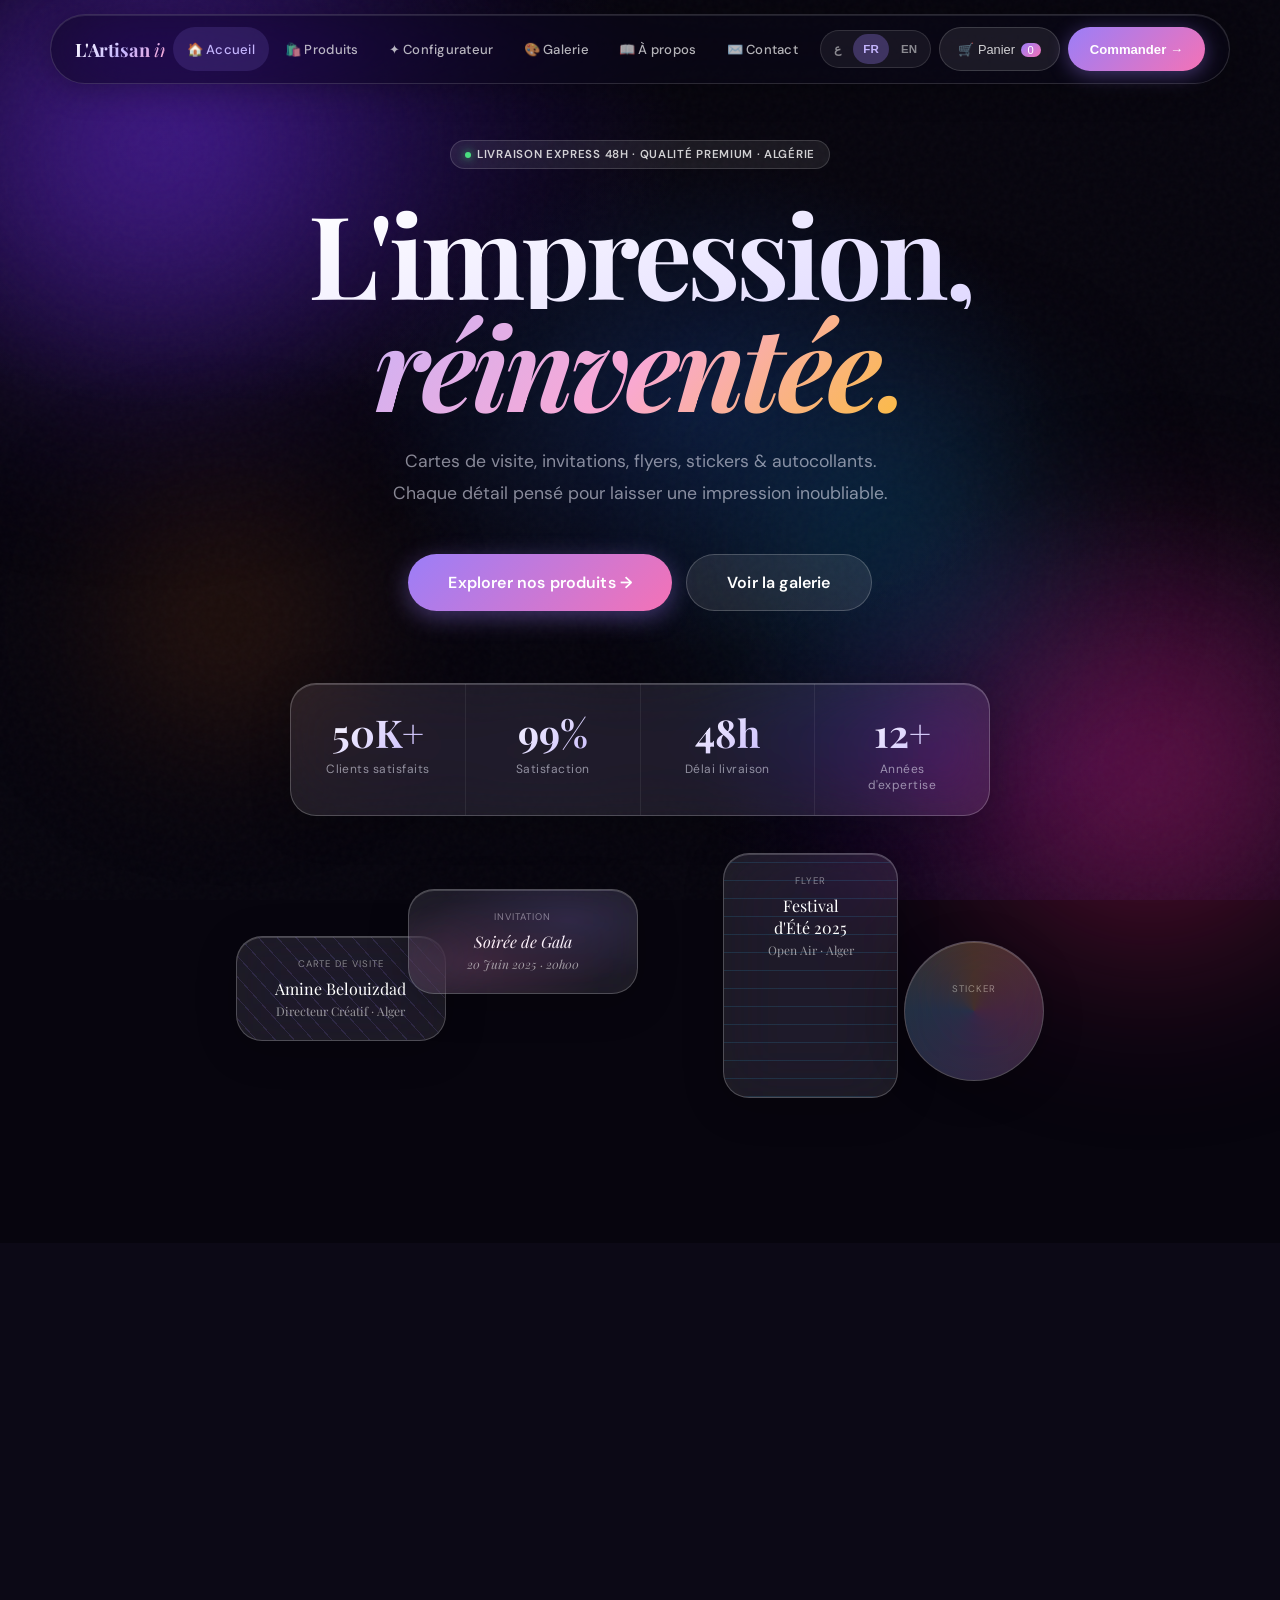
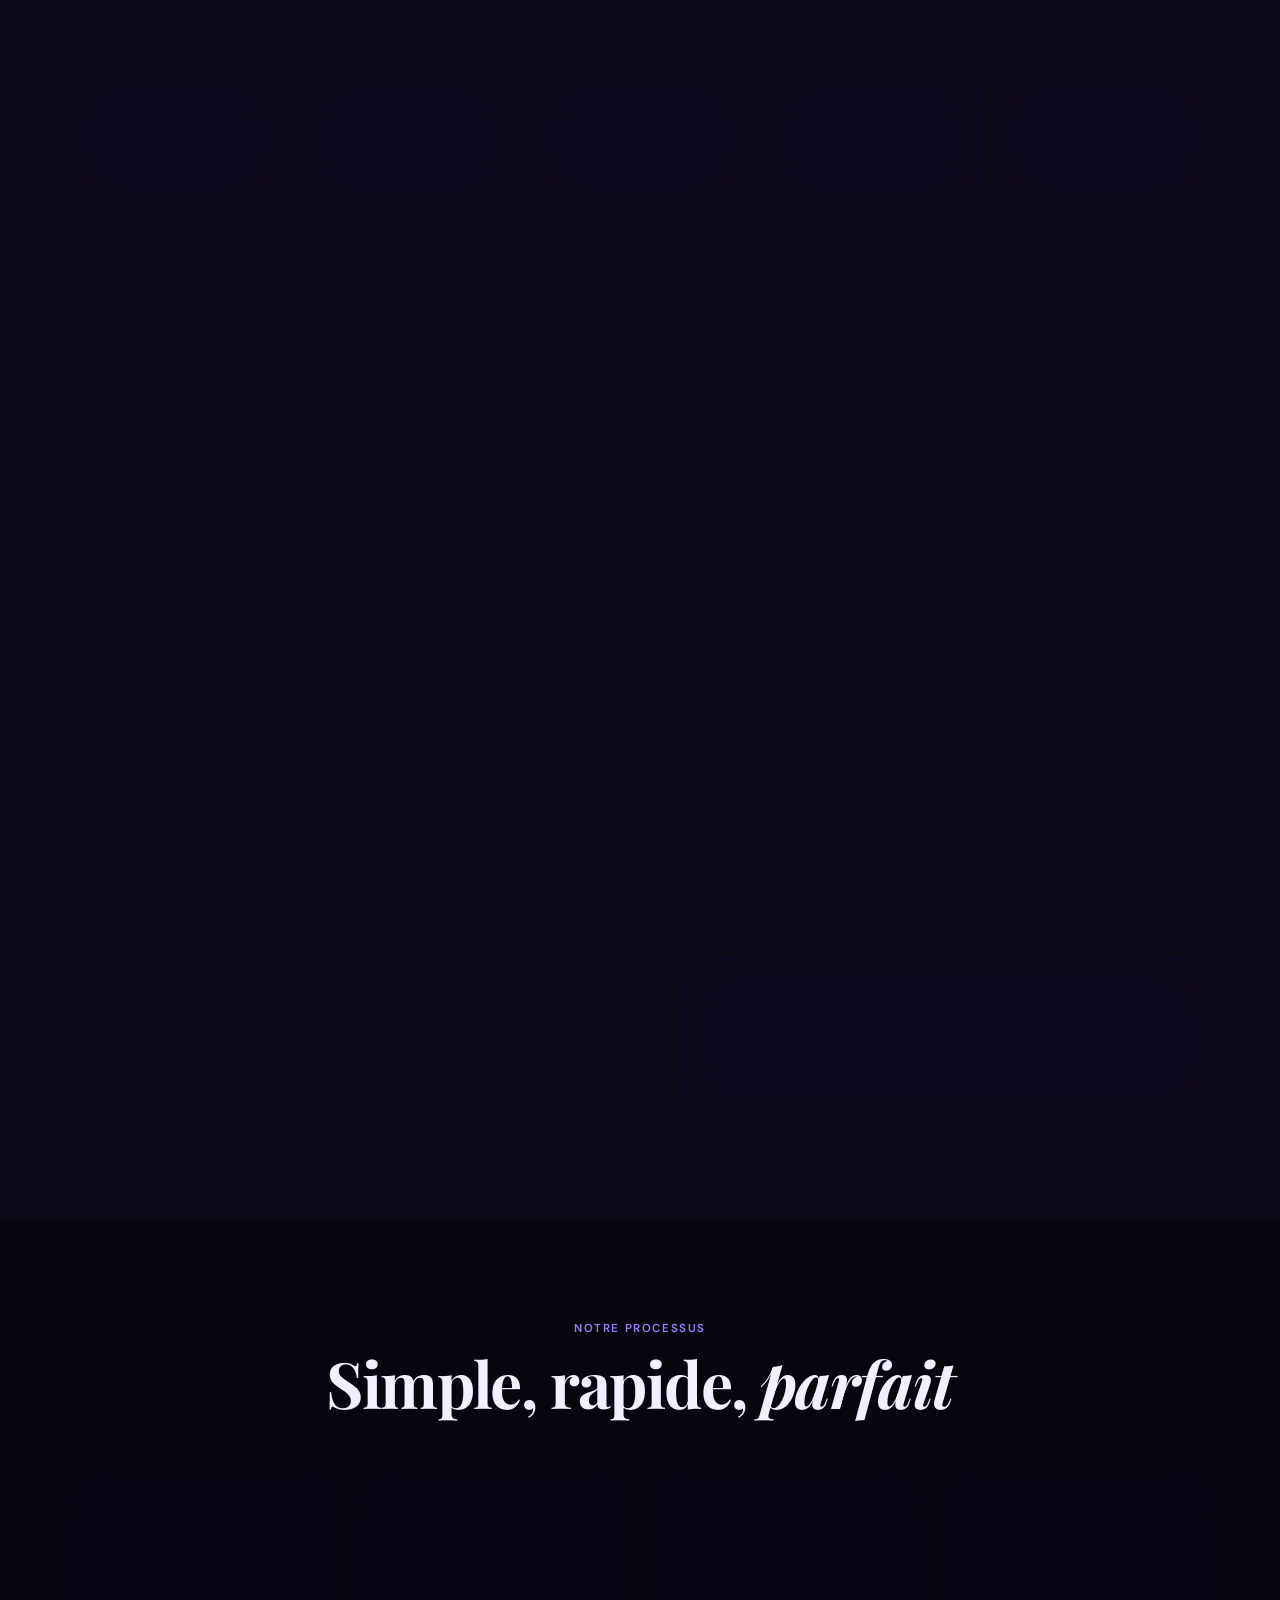
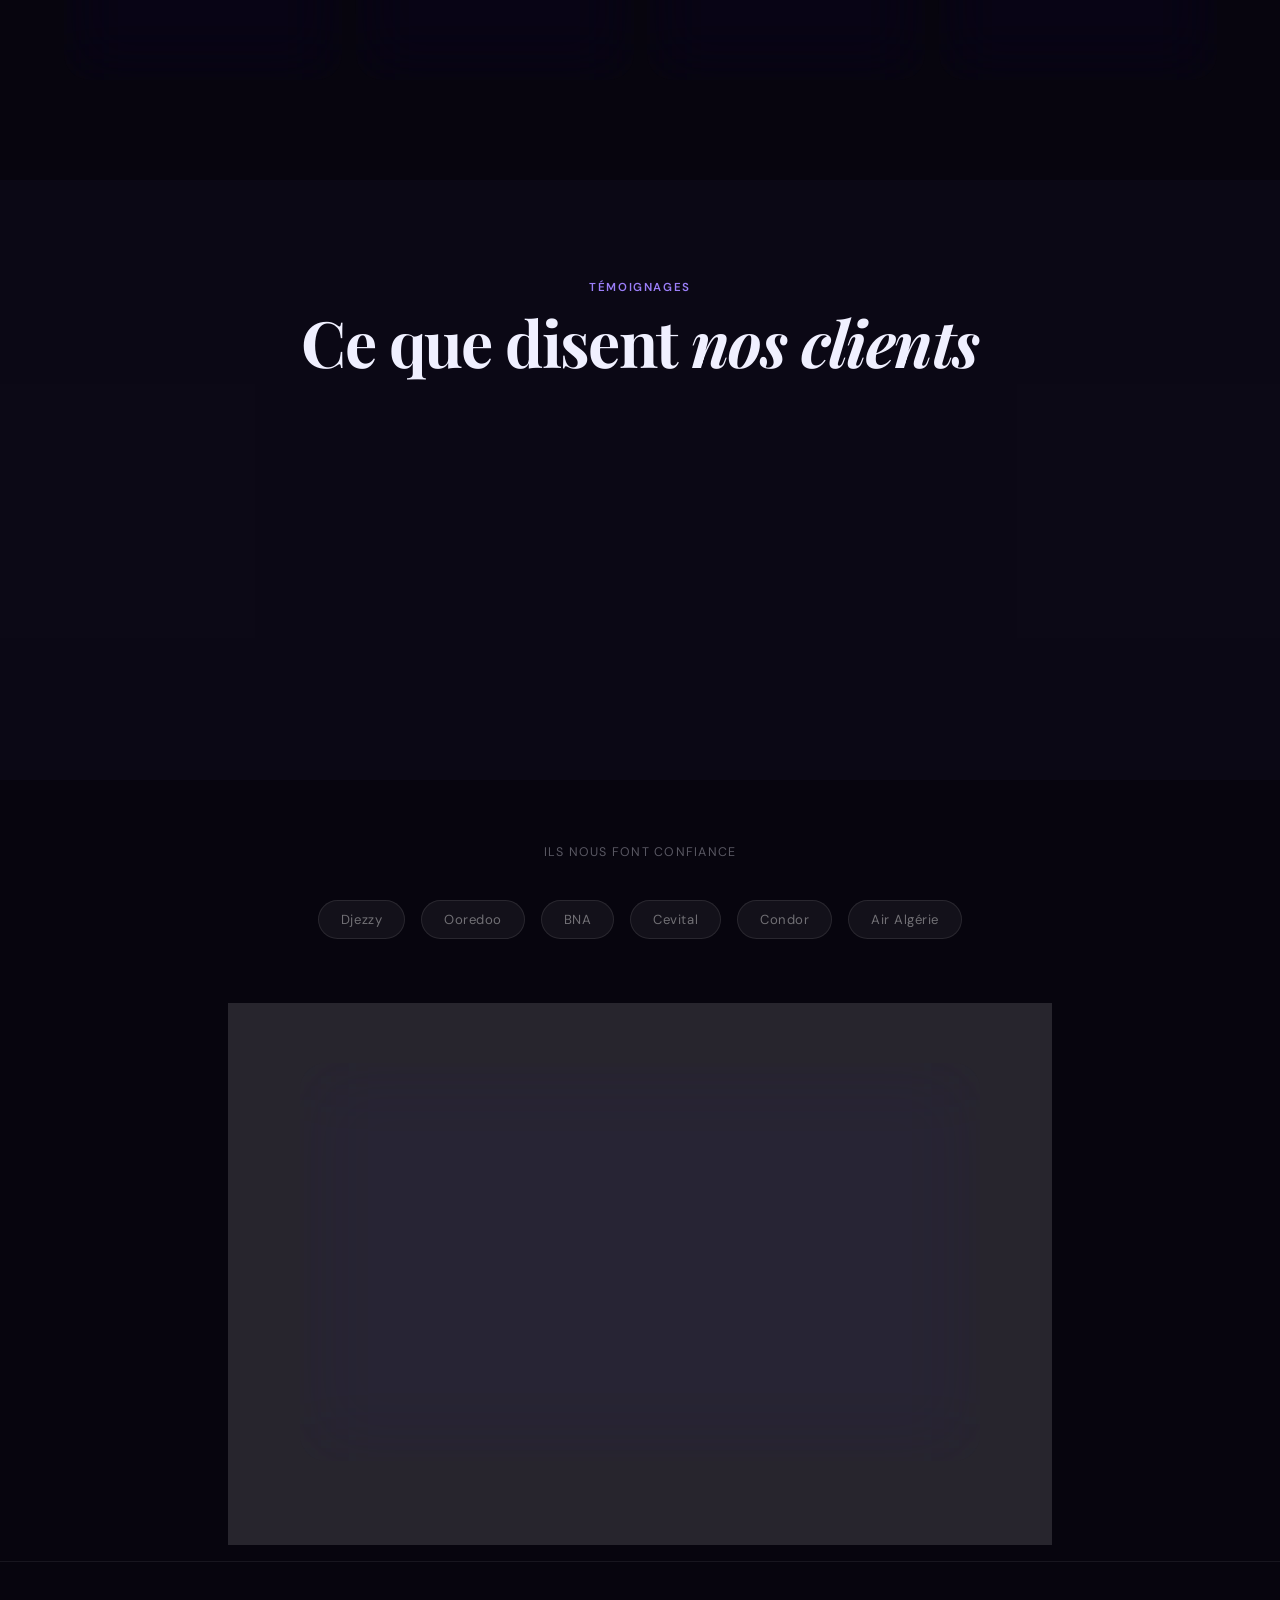
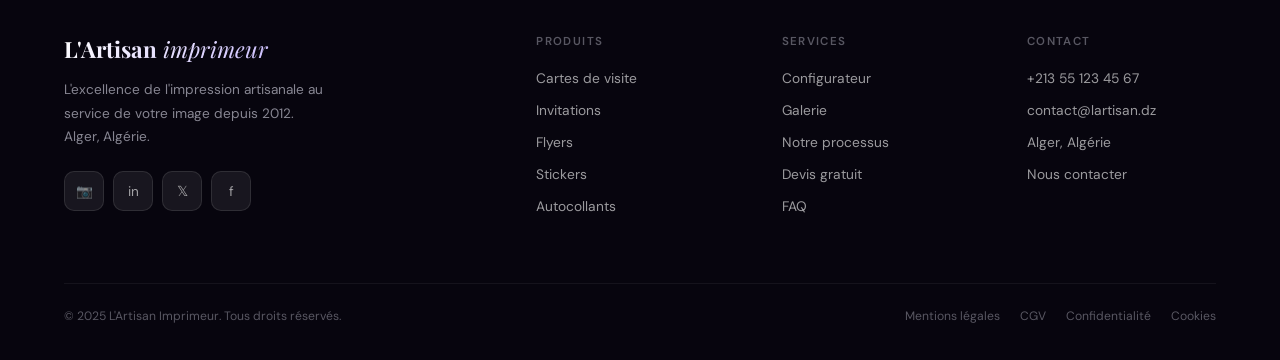
<file: index.html>
<!DOCTYPE html>
<html lang="fr" dir="ltr">
<head>
<meta charset="UTF-8">
<meta name="viewport" content="width=device-width,initial-scale=1.0,viewport-fit=cover">
<meta name="theme-color" content="#07050e">
<meta name="apple-mobile-web-app-capable" content="yes">
<meta name="apple-mobile-web-app-status-bar-style" content="black-translucent">
<title>L'Artisan Imprimeur — Impression Premium Algérie</title>
<link rel="stylesheet" href="shared.css">
<style>
/* ── HERO ── */
.hero {
  min-height:100svh;display:flex;flex-direction:column;
  align-items:center;justify-content:center;
  text-align:center;padding:140px 24px 100px;
}
.hero-eyebrow { animation:fadeUp .8s .15s var(--transition) both; }
.hero-title {
  font-family:'Playfair Display',serif;
  font-size:clamp(3rem,9vw,7.5rem);
  line-height:.97;letter-spacing:-.035em;
  margin-bottom:26px;
  animation:fadeUp .9s .3s var(--transition) both;
}
[dir="rtl"] .hero-title {
  font-family:'Cairo',serif;font-weight:800;
  letter-spacing:-.01em;line-height:1.1;
}
.hero-title .l1 {
  display:block;
  background:linear-gradient(160deg,#ffffff 0%,#e0d9ff 100%);
  -webkit-background-clip:text;-webkit-text-fill-color:transparent;background-clip:text;
}
.hero-title .l2 {
  display:block;font-style:italic;
  background:linear-gradient(130deg,#c4b5fd 0%,#f9a8d4 50%,#fbbf24 100%);
  -webkit-background-clip:text;-webkit-text-fill-color:transparent;background-clip:text;
}
[dir="rtl"] .hero-title .l2 { font-style:normal; }
.hero-sub {
  font-size:1.1rem;color:var(--text-muted);max-width:500px;line-height:1.8;
  margin-bottom:44px;
  animation:fadeUp .9s .45s var(--transition) both;
}
.hero-ctas {
  display:flex;gap:14px;flex-wrap:wrap;justify-content:center;
  animation:fadeUp .9s .6s var(--transition) both;
}

.stats-row {
  display:flex;justify-content:center;flex-wrap:wrap;
  margin-top:72px;
  animation:fadeUp .9s .9s var(--transition) both;
  width:100%;max-width:700px;
}
.stat-item {
  padding:22px 32px;text-align:center;
  border-right:1px solid rgba(255,255,255,.07);
  flex:1;min-width:120px;
}
.stat-item:last-child{border-right:none;}
.stat-num {
  font-family:'Playfair Display',serif;font-size:2.4rem;font-weight:700;
  background:linear-gradient(135deg,#fff 0%,#c4b5fd 100%);
  -webkit-background-clip:text;-webkit-text-fill-color:transparent;background-clip:text;
}
.stat-lbl { font-size:.75rem;color:var(--text-muted);margin-top:3px;letter-spacing:.04em; }

/* ── FLOATING CARDS ── */
.cards-scene {
  position:relative;width:100%;max-width:860px;height:260px;
  margin-top:68px;
  animation:fadeUp .9s .75s var(--transition) both;
}
.float-card {
  position:absolute;padding:20px 24px;
  animation:floatY ease-in-out infinite;
}
@keyframes floatY {
  0%,100%{transform:translateY(0) rotate(var(--rot));}
  50%{transform:translateY(-12px) rotate(var(--rot));}
}
.fc1{width:210px;left:3%;top:20%;--rot:-7deg;animation-duration:5.5s;}
.fc2{width:230px;left:23%;top:2%;--rot:3deg;animation-duration:6.5s;animation-delay:-2s;}
.fc3{width:175px;height:245px;right:20%;top:-12%;--rot:-5deg;animation-duration:7s;animation-delay:-1s;display:flex;flex-direction:column;}
.fc4{width:140px;height:140px;right:3%;top:22%;--rot:11deg;animation-duration:5s;animation-delay:-3.5s;border-radius:50% !important;}
.float-card .fc-lbl{font-size:.6rem;text-transform:uppercase;letter-spacing:.1em;color:rgba(255,255,255,.45);margin-bottom:8px;}
.float-card .fc-body{font-family:'Playfair Display',serif;font-size:1rem;color:#fff;line-height:1.4;}
.float-card .fc-sub{font-size:.75rem;opacity:.55;margin-top:3px;}
.fc-pattern{position:absolute;inset:0;border-radius:inherit;overflow:hidden;opacity:.14;}
.pat1{background:repeating-linear-gradient(48deg,#9b7ef8 0,#9b7ef8 1px,transparent 1px,transparent 14px);}
.pat2{background:radial-gradient(ellipse at 30% 70%,#f472b6,transparent 60%),radial-gradient(ellipse at 70% 30%,#9b7ef8,transparent 60%);}
.pat3{background:repeating-linear-gradient(0deg,#38bdf8 0,#38bdf8 1px,transparent 1px,transparent 18px);}
.pat4{background:conic-gradient(from 0deg,#fbbf24,#f472b6,#9b7ef8,#38bdf8,#fbbf24);}

/* ── PRODUCTS PREVIEW ── */
.prod-preview {
  display:grid;grid-template-columns:repeat(5,1fr);gap:12px;
  margin-top:56px;
}
.pp-card {
  padding:24px 16px;text-align:center;cursor:pointer;
  transition:all .3s var(--transition);
}
.pp-card:hover{transform:translateY(-5px);}
.pp-icon{font-size:2rem;margin-bottom:10px;}
.pp-name{font-size:.82rem;font-weight:600;margin-bottom:4px;}
.pp-from{font-size:.72rem;color:var(--text-muted);}
.pp-card .pp-bar{
  height:2px;border-radius:2px;margin-top:12px;
  background:linear-gradient(to right,var(--c1),var(--c2));
  transform:scaleX(0);transform-origin:left;
  transition:transform .3s;
}
.pp-card:hover .pp-bar{transform:scaleX(1);}

/* ── MARQUEE ── */
.marquee-section { overflow:hidden;padding:36px 0;border-top:1px solid rgba(255,255,255,.06);border-bottom:1px solid rgba(255,255,255,.06); }
.marquee-track {
  display:flex;gap:0;white-space:nowrap;
  animation:marqueeScroll 22s linear infinite;
}
@keyframes marqueeScroll{from{transform:translateX(0)}to{transform:translateX(-50%)}}
.marquee-item {
  padding:0 40px;font-family:'Playfair Display',serif;font-style:italic;
  font-size:1.1rem;color:rgba(255,255,255,.3);
  border-right:1px solid rgba(255,255,255,.07);
  flex-shrink:0;
}
.marquee-item span{color:rgba(155,126,248,.6);}

/* ── FEATURES ── */
.features-layout{display:grid;grid-template-columns:1fr 1fr;gap:80px;align-items:start;}
.features-sticky{position:sticky;top:120px;}
.feature-cards-list{display:flex;flex-direction:column;gap:14px;}
.feat-card{padding:26px;transition:all .3s;}
.feat-card:hover{transform:translateX(4px);}
[dir="rtl"] .feat-card:hover{transform:translateX(-4px);}
.feat-card .feat-ico{
  width:48px;height:48px;border-radius:14px;font-size:1.3rem;
  display:flex;align-items:center;justify-content:center;
  margin-bottom:14px;
  background:linear-gradient(135deg,rgba(155,126,248,.2),rgba(244,114,182,.12));
  border:1px solid rgba(155,126,248,.25);
}
.feat-card h3{font-size:.98rem;font-weight:600;margin-bottom:7px;}
.feat-card p{font-size:.84rem;color:var(--text-muted);line-height:1.65;}

/* ── PROCESS ── */
.process-grid{display:grid;grid-template-columns:repeat(4,1fr);gap:14px;margin-top:56px;}
.proc-step{padding:30px 22px;text-align:center;position:relative;}
.proc-num{
  font-family:'Playfair Display',serif;font-size:3.8rem;font-style:italic;line-height:1;
  background:linear-gradient(135deg,rgba(155,126,248,.35),rgba(244,114,182,.3));
  -webkit-background-clip:text;-webkit-text-fill-color:transparent;background-clip:text;
  margin-bottom:14px;
}
.proc-step h3{font-size:.95rem;font-weight:600;margin-bottom:7px;}
.proc-step p{font-size:.82rem;color:var(--text-muted);line-height:1.65;}

/* ── TESTIMONIALS ── */
.testi-grid{display:grid;grid-template-columns:repeat(3,1fr);gap:16px;margin-top:56px;}
.testi-card{padding:28px;}
.testi-stars{color:#fbbf24;font-size:.85rem;letter-spacing:2px;margin-bottom:14px;}
.testi-body{font-style:italic;font-size:.9rem;color:rgba(255,255,255,.78);line-height:1.72;margin-bottom:20px;}
[dir="rtl"] .testi-body{font-style:normal;}
.testi-author{display:flex;align-items:center;gap:12px;}
.author-av{
  width:40px;height:40px;border-radius:50%;
  display:flex;align-items:center;justify-content:center;font-size:1.1rem;
  background:linear-gradient(135deg,#9b7ef8,#f472b6);
  flex-shrink:0;
}
.author-name{font-size:.86rem;font-weight:600;}
.author-role{font-size:.74rem;color:var(--text-muted);}

/* ── BRANDS ── */
.brands-row{display:flex;justify-content:center;align-items:center;gap:16px;flex-wrap:wrap;margin-top:40px;}
.brand-pill{
  padding:10px 22px;border-radius:50px;
  background:rgba(255,255,255,.05);border:1px solid rgba(255,255,255,.09);
  font-size:.82rem;color:rgba(255,255,255,.4);letter-spacing:.04em;
  transition:all .2s;
}
.brand-pill:hover{background:rgba(255,255,255,.09);color:rgba(255,255,255,.7);}

@keyframes fadeUp{from{opacity:0;transform:translateY(22px)}to{opacity:1;transform:none}}

/* ── RESPONSIVE ── */
@media(max-width:900px){
  .features-layout{grid-template-columns:1fr;gap:40px;}
  .features-sticky{position:static;}
  .process-grid{grid-template-columns:repeat(2,1fr);}
  .testi-grid{grid-template-columns:1fr;}
  .prod-preview{grid-template-columns:repeat(3,1fr);}
  .cards-scene{display:none;}
  .stats-row{max-width:100%;}
}
@media(max-width:600px){
  .hero{padding:120px 16px 80px;}
  .prod-preview{grid-template-columns:repeat(2,1fr);}
  .stat-item{padding:16px 16px;min-width:90px;}
  .stat-num{font-size:1.8rem;}
  .hero-ctas{flex-direction:column;align-items:center;width:100%;}
  .hero-ctas .btn{width:100%;max-width:320px;justify-content:center;}
  .process-grid{grid-template-columns:1fr 1fr;}
  .testi-grid{
    display:flex;overflow-x:auto;scroll-snap-type:x mandatory;
    -webkit-overflow-scrolling:touch;gap:14px;
    margin-left:-16px;margin-right:-16px;padding:0 16px 12px;
    scrollbar-width:none;
  }
  .testi-grid::-webkit-scrollbar{display:none;}
  .testi-card{min-width:280px;scroll-snap-align:start;flex-shrink:0;}
  .brands-row{gap:10px;}
  .brand-pill{padding:8px 16px;font-size:.76rem;}
}
@media(max-width:400px){
  .prod-preview{grid-template-columns:1fr 1fr;}
  .pp-icon{font-size:1.6rem;}
  .pp-name{font-size:.76rem;}
}
</style>
</head>
<body>
<div class="page-wrap">

<!-- HERO -->
<section class="hero">
  <div class="badge badge-live hero-eyebrow" id="heroEyebrow" style="margin-bottom:28px;">
    Livraison express 48h · Qualité Premium · Algérie
  </div>
  <h1 class="hero-title">
    <span class="l1" id="heroL1">L'impression,</span>
    <span class="l2" id="heroL2">réinventée.</span>
  </h1>
  <p class="hero-sub" id="heroSub">Cartes de visite, invitations, flyers, stickers &amp; autocollants. Chaque détail pensé pour laisser une impression inoubliable.</p>
  <div class="hero-ctas">
    <a href="products.html" class="btn btn-primary btn-lg" id="heroCta1">Explorer nos produits →</a>
    <a href="gallery.html" class="btn btn-secondary btn-lg" id="heroCta2">Voir la galerie</a>
  </div>

  <div class="stats-row glass">
    <div class="stat-item"><div class="stat-num">50K+</div><div class="stat-lbl" id="statClients">Clients satisfaits</div></div>
    <div class="stat-item"><div class="stat-num">99%</div><div class="stat-lbl" id="statSatisf">Taux de satisfaction</div></div>
    <div class="stat-item"><div class="stat-num">48h</div><div class="stat-lbl" id="statDeliv">Délai livraison</div></div>
    <div class="stat-item"><div class="stat-num">12+</div><div class="stat-lbl" id="statYears">Années d'expertise</div></div>
  </div>

  <div class="cards-scene">
    <div class="float-card glass fc1">
      <div class="fc-pattern pat1"></div>
      <div class="fc-lbl" id="fcLbl1">Carte de visite</div>
      <div class="fc-body">Amine Belouizdad<div class="fc-sub">Directeur Créatif · Alger</div></div>
    </div>
    <div class="float-card glass fc2">
      <div class="fc-pattern pat2"></div>
      <div class="fc-lbl" id="fcLbl2">Invitation</div>
      <div class="fc-body" style="font-style:italic">Soirée de Gala<div class="fc-sub">20 Juin 2025 · 20h00</div></div>
    </div>
    <div class="float-card glass fc3">
      <div class="fc-pattern pat3"></div>
      <div class="fc-lbl" id="fcLbl3">Flyer</div>
      <div class="fc-body">Festival<br>d'Été 2025<div class="fc-sub">Open Air · Alger</div></div>
    </div>
    <div class="float-card glass fc4">
      <div class="fc-pattern pat4"></div>
      <div class="fc-lbl" id="fcLbl4" style="text-align:center;margin-top:20px;">Sticker</div>
    </div>
  </div>
</section>

<!-- MARQUEE -->
<div class="marquee-section" style="position:relative;z-index:2;">
  <div class="marquee-track">
    <div class="marquee-item">Cartes de Visite <span>✦</span></div>
    <div class="marquee-item">Invitations Premium <span>✦</span></div>
    <div class="marquee-item">Flyers HD <span>✦</span></div>
    <div class="marquee-item">Stickers Découpés <span>✦</span></div>
    <div class="marquee-item">Autocollants Vinyle <span>✦</span></div>
    <div class="marquee-item">Dorure à chaud <span>✦</span></div>
    <div class="marquee-item">Vernis sélectif <span>✦</span></div>
    <div class="marquee-item">Papier recyclé <span>✦</span></div>
    <div class="marquee-item">Design sur mesure <span>✦</span></div>
    <div class="marquee-item">Livraison 48h <span>✦</span></div>
    <div class="marquee-item">Cartes de Visite <span>✦</span></div>
    <div class="marquee-item">Invitations Premium <span>✦</span></div>
    <div class="marquee-item">Flyers HD <span>✦</span></div>
    <div class="marquee-item">Stickers Découpés <span>✦</span></div>
    <div class="marquee-item">Autocollants Vinyle <span>✦</span></div>
    <div class="marquee-item">Dorure à chaud <span>✦</span></div>
    <div class="marquee-item">Vernis sélectif <span>✦</span></div>
    <div class="marquee-item">Papier recyclé <span>✦</span></div>
    <div class="marquee-item">Design sur mesure <span>✦</span></div>
    <div class="marquee-item">Livraison 48h <span>✦</span></div>
  </div>
</div>

<!-- PRODUCTS QUICK PREVIEW -->
<section class="section">
  <div class="container">
    <div class="reveal" style="text-align:center;margin-bottom:0;">
      <span class="eyebrow" id="catEyebrow">Notre Catalogue</span>
      <h2 class="display-title" id="catTitle">Tout ce dont vous<br><em>avez besoin</em></h2>
    </div>
    <div class="prod-preview">
      <a href="products.html#cartes" class="pp-card glass reveal delay-1" style="text-decoration:none;color:inherit;">
        <div class="pp-icon">🪪</div>
        <div class="pp-name" id="pp1Name">Cartes de Visite</div>
        <div class="pp-from" id="pp1Price">Dès 2.750 DA / 100 pièces</div>
        <div class="pp-bar" style="--c1:#9b7ef8;--c2:#c4b5fd;"></div>
      </a>
      <a href="products.html#invitations" class="pp-card glass reveal delay-2" style="text-decoration:none;color:inherit;">
        <div class="pp-icon">💌</div>
        <div class="pp-name" id="pp2Name">Invitations</div>
        <div class="pp-from" id="pp2Price">Dès 5.000 DA / 50 pièces</div>
        <div class="pp-bar" style="--c1:#f472b6;--c2:#fda4af;"></div>
      </a>
      <a href="products.html#flyers" class="pp-card glass reveal delay-3" style="text-decoration:none;color:inherit;">
        <div class="pp-icon">🗞️</div>
        <div class="pp-name" id="pp3Name">Flyers</div>
        <div class="pp-from" id="pp3Price">Dès 1.750 DA / 100 pièces</div>
        <div class="pp-bar" style="--c1:#38bdf8;--c2:#7dd3fc;"></div>
      </a>
      <a href="products.html#stickers" class="pp-card glass reveal delay-4" style="text-decoration:none;color:inherit;">
        <div class="pp-icon">⭐</div>
        <div class="pp-name" id="pp4Name">Stickers</div>
        <div class="pp-from" id="pp4Price">Dès 1.300 DA / 50 pièces</div>
        <div class="pp-bar" style="--c1:#4ade80;--c2:#86efac;"></div>
      </a>
      <a href="products.html#autocollants" class="pp-card glass reveal delay-5" style="text-decoration:none;color:inherit;">
        <div class="pp-icon">🏷️</div>
        <div class="pp-name" id="pp5Name">Autocollants</div>
        <div class="pp-from" id="pp5Price">Dès 2.000 DA / 50 pièces</div>
        <div class="pp-bar" style="--c1:#fbbf24;--c2:#fde68a;"></div>
      </a>
    </div>
    <div class="swipe-hint">← Glissez pour voir plus →</div>
  </div>
</section>

<!-- FEATURES -->
<section class="section" style="background:rgba(155,126,248,.03);">
  <div class="container">
    <div class="features-layout">
      <div class="features-sticky reveal left">
        <span class="eyebrow" id="featEyebrow">Pourquoi nous choisir</span>
        <h2 class="display-title" id="featTitle">L'artisanat au service<br><em>de votre image</em></h2>
        <p class="body-lead" id="featLead" style="margin-bottom:32px;">Chaque commande est traitée avec une attention minutieuse aux détails. Parce que votre image mérite le meilleur.</p>
        <a href="about.html" class="btn btn-secondary" id="featBtn">En savoir plus →</a>
      </div>
      <div class="feature-cards-list">
        <div class="feat-card glass reveal delay-1">
          <div class="feat-ico">🎨</div>
          <h3 id="feat1T">Design sur mesure</h3>
          <p id="feat1P">Nos graphistes créent des visuels uniques adaptés à votre identité. Templates premium ou création from scratch.</p>
        </div>
        <div class="feat-card glass reveal delay-2">
          <div class="feat-ico">🔬</div>
          <h3 id="feat2T">Qualité Premium</h3>
          <p id="feat2P">Papiers certifiés FSC, encres écologiques, finitions exclusives — vernis, dorure, gaufrage.</p>
        </div>
        <div class="feat-card glass reveal delay-3">
          <div class="feat-ico">⚡</div>
          <h3 id="feat3T">Livraison Express 48h</h3>
          <p id="feat3P">Commandez avant 14h et recevez votre commande dès le lendemain. Suivi en temps réel inclus.</p>
        </div>
        <div class="feat-card glass reveal delay-4">
          <div class="feat-ico">♻️</div>
          <h3 id="feat4T">Éco-responsable</h3>
          <p id="feat4P">Papiers recyclés et certifiés, encres végétales, emballages 100% biodégradables. Nous aimons la planète.</p>
        </div>
      </div>
    </div>
  </div>
</section>

<!-- PROCESS -->
<section class="section">
  <div class="container">
    <div style="text-align:center;" class="reveal">
      <span class="eyebrow" id="procEyebrow">Notre Processus</span>
      <h2 class="display-title" id="procTitle">Simple, rapide, <em>parfait</em></h2>
    </div>
    <div class="process-grid">
      <div class="proc-step glass reveal delay-1">
        <div class="proc-num">01</div>
        <h3 id="proc1T">Choisissez</h3>
        <p id="proc1P">Sélectionnez votre produit, format, papier et quantité.</p>
      </div>
      <div class="proc-step glass reveal delay-2">
        <div class="proc-num">02</div>
        <h3 id="proc2T">Concevez</h3>
        <p id="proc2P">Uploadez votre fichier ou laissez nos designers créer.</p>
      </div>
      <div class="proc-step glass reveal delay-3">
        <div class="proc-num">03</div>
        <h3 id="proc3T">Validez</h3>
        <p id="proc3P">Prévisualisez et validez votre BAT numérique.</p>
      </div>
      <div class="proc-step glass reveal delay-4">
        <div class="proc-num">04</div>
        <h3 id="proc4T">Recevez</h3>
        <p id="proc4P">Livraison à domicile sous 48h partout en Algérie.</p>
      </div>
    </div>
  </div>
</section>

<!-- TESTIMONIALS -->
<section class="section" style="background:rgba(155,126,248,.03);">
  <div class="container">
    <div style="text-align:center;" class="reveal">
      <span class="eyebrow" id="testiEyebrow">Témoignages</span>
      <h2 class="display-title" id="testiTitle">Ce que disent <em>nos clients</em></h2>
    </div>
    <div class="testi-grid">
      <div class="testi-card glass reveal delay-1">
        <div class="testi-stars">★★★★★</div>
        <p class="testi-body">"Des cartes de visite d'une qualité exceptionnelle. Le papier est épais, la dorure impeccable. Mes clients sont toujours impressionnés."</p>
        <div class="testi-author"><div class="author-av">👩</div><div><div class="author-name">Selma Haddad</div><div class="author-role">Architecte d'intérieur · Alger</div></div></div>
      </div>
      <div class="testi-card glass reveal delay-2">
        <div class="testi-stars">★★★★★</div>
        <p class="testi-body">"Les flyers pour mon restaurant ont été livrés en 48h. Couleurs vibrantes, papier solide. Je commande ici pour tout maintenant."</p>
        <div class="testi-author"><div class="author-av">👨</div><div><div class="author-name">Karim Benamara</div><div class="author-role">Restaurateur · Oran</div></div></div>
      </div>
      <div class="testi-card glass reveal delay-3">
        <div class="testi-stars">★★★★★</div>
        <p class="testi-body">"Les stickers découpés pour nos produits sont parfaits. Service client réactif et délais toujours respectés. Bravo l'équipe !"</p>
        <div class="testi-author"><div class="author-av">👩‍💼</div><div><div class="author-name">Amira Boukhetala</div><div class="author-role">Fondatrice de startup · Annaba</div></div></div>
      </div>
    </div>
  </div>
</section>

<!-- TRUSTED BY -->
<section class="section-sm" style="position:relative;z-index:2;">
  <div class="container" style="text-align:center;">
    <p id="trustedLabel" style="font-size:.78rem;color:var(--text-dim);text-transform:uppercase;letter-spacing:.1em;margin-bottom:20px;">Ils nous font confiance</p>
    <div class="brands-row">
      <div class="brand-pill">Djezzy</div>
      <div class="brand-pill">Ooredoo</div>
      <div class="brand-pill">BNA</div>
      <div class="brand-pill">Cevital</div>
      <div class="brand-pill">Condor</div>
      <div class="brand-pill">Air Algérie</div>
    </div>
  </div>
</section>

<!-- CTA -->
<div class="cta-band" style="position:relative;z-index:2;">
  <div class="container">
    <div class="cta-inner glass-strong reveal" style="max-width:680px;margin:0 auto;text-align:center;">
      <div class="cta-glow"></div>
      <h2 id="ctaTitle" style="position:relative;z-index:1;">Prêt à laisser une<br><em>impression durable?</em></h2>
      <p class="body-lead" id="ctaLead" style="position:relative;z-index:1;max-width:520px;margin:0 auto 36px;">Rejoignez plus de 50 000 clients qui font confiance à L'Artisan Imprimeur pour leur communication visuelle.</p>
      <a href="configurator.html" class="btn btn-primary btn-lg" id="ctaBtn" style="position:relative;z-index:1;">Commencer ma commande →</a>
    </div>
  </div>
</div>

</div><!-- /page-wrap -->
<script src="shared.js"></script>
<script>
initShared('index');

// ── Apply translations based on current language ──
const lang = localStorage.getItem('lang') || 'fr';

const translations = {
  fr: {
    heroEyebrow: 'Livraison express 48h · Qualité Premium · Algérie',
    heroL1: "L'impression,",
    heroL2: 'réinventée.',
    heroSub: 'Cartes de visite, invitations, flyers, stickers & autocollants. Chaque détail pensé pour laisser une impression inoubliable.',
    heroCta1: 'Explorer nos produits →',
    heroCta2: 'Voir la galerie',
    statClients: 'Clients satisfaits',
    statSatisf: 'Satisfaction',
    statDeliv: 'Délai livraison',
    statYears: "Années d'expertise",
    catEyebrow: 'Notre Catalogue',
    catTitle: 'Tout ce dont vous<br><em>avez besoin</em>',
    pp1Name: 'Cartes de Visite', pp1Price: 'Dès 2.750 DA / 100 pcs',
    pp2Name: 'Invitations',      pp2Price: 'Dès 5.000 DA / 50 pcs',
    pp3Name: 'Flyers',           pp3Price: 'Dès 1.750 DA / 100 pcs',
    pp4Name: 'Stickers',         pp4Price: 'Dès 1.300 DA / 50 pcs',
    pp5Name: 'Autocollants',     pp5Price: 'Dès 2.000 DA / 50 pcs',
    featEyebrow: 'Pourquoi nous choisir',
    featTitle: "L'artisanat au service<br><em>de votre image</em>",
    featLead: 'Chaque commande est traitée avec une attention minutieuse aux détails.',
    featBtn: 'En savoir plus →',
    feat1T: 'Design sur mesure', feat1P: 'Nos graphistes créent des visuels uniques adaptés à votre identité.',
    feat2T: 'Qualité Premium',   feat2P: 'Papiers certifiés FSC, encres écologiques, finitions exclusives.',
    feat3T: 'Livraison Express 48h', feat3P: 'Commandez avant 14h et recevez votre commande le lendemain.',
    feat4T: 'Éco-responsable',   feat4P: 'Papiers recyclés, encres végétales, emballages biodégradables.',
    procEyebrow: 'Notre Processus',
    procTitle: 'Simple, rapide, <em>parfait</em>',
    proc1T: 'Choisissez', proc1P: 'Sélectionnez votre produit, format, papier et quantité.',
    proc2T: 'Concevez',   proc2P: 'Uploadez votre fichier ou laissez nos designers créer.',
    proc3T: 'Validez',    proc3P: 'Prévisualisez et validez votre BAT numérique.',
    proc4T: 'Recevez',    proc4P: 'Livraison à domicile sous 48h partout en Algérie.',
    testiEyebrow: 'Témoignages',
    testiTitle: 'Ce que disent <em>nos clients</em>',
    trustedLabel: 'Ils nous font confiance',
    ctaTitle: 'Prêt à laisser une<br><em>impression durable?</em>',
    ctaLead: "Rejoignez plus de 50 000 clients qui font confiance à L'Artisan Imprimeur.",
    ctaBtn: 'Commencer ma commande →',
  },
  ar: {
    heroEyebrow: 'توصيل سريع 48 ساعة · جودة فائقة · الجزائر',
    heroL1: 'الطباعة،',
    heroL2: 'تُعاد ابتكارها.',
    heroSub: 'بطاقات أعمال، دعوات، منشورات، ملصقات وفينيل. كل تفصيل مدروس ليترك انطباعاً لا يُنسى.',
    heroCta1: '← استعرض منتجاتنا',
    heroCta2: 'شاهد المعرض',
    statClients: 'عميل راضٍ',
    statSatisf: 'معدل الرضا',
    statDeliv: 'توصيل خلال',
    statYears: 'سنوات خبرة',
    catEyebrow: 'كتالوج منتجاتنا',
    catTitle: 'كل ما تحتاجه<br><em>في مكان واحد</em>',
    pp1Name: 'بطاقات الأعمال', pp1Price: 'من 2,750 دج / 100 قطعة',
    pp2Name: 'الدعوات',        pp2Price: 'من 5,000 دج / 50 قطعة',
    pp3Name: 'المنشورات',      pp3Price: 'من 1,750 دج / 100 قطعة',
    pp4Name: 'الملصقات',       pp4Price: 'من 1,300 دج / 50 قطعة',
    pp5Name: 'لاصقات الفينيل', pp5Price: 'من 2,000 دج / 50 قطعة',
    featEyebrow: 'لماذا تختارنا',
    featTitle: 'الحرفية في خدمة<br><em>صورتك</em>',
    featLead: 'كل طلب يُعالَج باهتمام دقيق بالتفاصيل. لأن صورتك تستحق الأفضل.',
    featBtn: '← اعرف المزيد',
    feat1T: 'تصميم مخصص',    feat1P: 'مصمموناسينشئون لك مرئيات فريدة تناسب هويتك التجارية.',
    feat2T: 'جودة فائقة',     feat2P: 'أوراق معتمدة، أحبار بيئية، وتشطيبات حصرية.',
    feat3T: 'توصيل سريع 48ساعة', feat3P: 'اطلب قبل الساعة الرابعة واستلم طلبك في اليوم التالي.',
    feat4T: 'صديق للبيئة',   feat4P: 'أوراق معاد تدويرها، أحبار نباتية، تعبئة قابلة للتحلل.',
    procEyebrow: 'طريقة العمل',
    procTitle: 'بسيط، سريع، <em>مثالي</em>',
    proc1T: 'اختر',      proc1P: 'اختر منتجك، الحجم، الورق والكمية.',
    proc2T: 'صمم',        proc2P: 'ارفع ملفك أو اترك مصممينا يبدعون لك.',
    proc3T: 'راجع',       proc3P: 'استعرض وراجع نموذجك الرقمي.',
    proc4T: 'استلم',     proc4P: 'توصيل للمنزل خلال 48 ساعة في كل الجزائر.',
    testiEyebrow: 'آراء العملاء',
    testiTitle: 'ماذا يقول <em>عملاؤنا</em>',
    trustedLabel: 'يثقون بنا',
    ctaTitle: 'هل أنت مستعد لإحداث<br><em>انطباع دائم؟</em>',
    ctaLead: 'انضم إلى أكثر من 50,000 عميل يثقون بالحرفي للطباعة.',
    ctaBtn: '← ابدأ طلبك الآن',
  },
  en: {
    heroEyebrow: 'Express 48h Delivery · Premium Quality · Algeria',
    heroL1: 'Printing,',
    heroL2: 'reimagined.',
    heroSub: 'Business cards, invitations, flyers, stickers & vinyl labels. Every detail crafted to leave an unforgettable impression.',
    heroCta1: 'Explore Products →',
    heroCta2: 'View Gallery',
    statClients: 'Happy Clients',
    statSatisf: 'Satisfaction Rate',
    statDeliv: 'Delivery Time',
    statYears: 'Years of Expertise',
    catEyebrow: 'Our Catalogue',
    catTitle: 'Everything you<br><em>need</em>',
    pp1Name: 'Business Cards', pp1Price: 'From 2,750 DA / 100 pcs',
    pp2Name: 'Invitations',    pp2Price: 'From 5,000 DA / 50 pcs',
    pp3Name: 'Flyers',         pp3Price: 'From 1,750 DA / 100 pcs',
    pp4Name: 'Stickers',       pp4Price: 'From 1,300 DA / 50 pcs',
    pp5Name: 'Vinyl Labels',   pp5Price: 'From 2,000 DA / 50 pcs',
    featEyebrow: 'Why Choose Us',
    featTitle: 'Craftsmanship at the service<br><em>of your image</em>',
    featLead: 'Every order handled with meticulous attention to detail. Because your image deserves the best.',
    featBtn: 'Learn More →',
    feat1T: 'Custom Design',   feat1P: 'Our designers create unique visuals tailored to your identity.',
    feat2T: 'Premium Quality', feat2P: 'FSC-certified papers, eco inks, exclusive finishes.',
    feat3T: 'Express 48h Delivery', feat3P: 'Order before 2pm and receive your order the next day.',
    feat4T: 'Eco-Friendly',    feat4P: 'Recycled papers, vegetable inks, 100% biodegradable packaging.',
    procEyebrow: 'Our Process',
    procTitle: 'Simple, fast, <em>perfect</em>',
    proc1T: 'Choose',  proc1P: 'Select your product, format, paper and quantity.',
    proc2T: 'Design',  proc2P: 'Upload your file or let our designers create.',
    proc3T: 'Validate', proc3P: 'Preview and validate your digital proof.',
    proc4T: 'Receive', proc4P: 'Home delivery within 48h anywhere in Algeria.',
    testiEyebrow: 'Testimonials',
    testiTitle: 'What <em>our clients</em> say',
    trustedLabel: 'They trust us',
    ctaTitle: 'Ready to make a<br><em>lasting impression?</em>',
    ctaLead: "Join over 50,000 clients who trust L'Artisan Imprimeur.",
    ctaBtn: 'Start My Order →',
  }
};

const tx = translations[lang] || translations.fr;

// Apply all translations
Object.keys(tx).forEach(id => {
  const el = document.getElementById(id);
  if (el) el.innerHTML = tx[id];
});
</script>
</body>
</html>
</file>
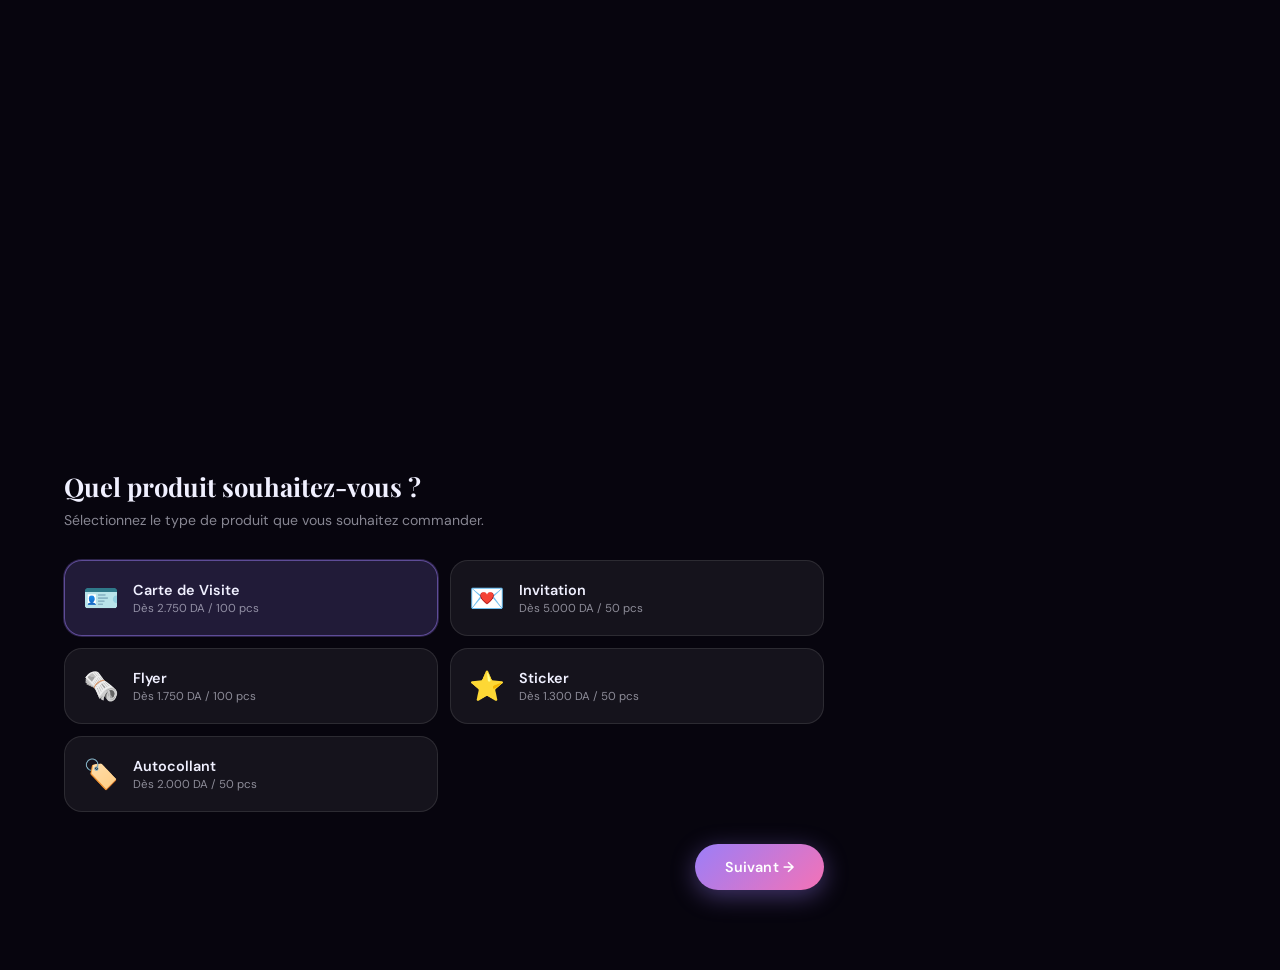
<file: configurator.html>
<!DOCTYPE html>
<html lang="fr" dir="ltr">
<head>
<meta charset="UTF-8">
<meta name="viewport" content="width=device-width,initial-scale=1.0,viewport-fit=cover">
<meta name="theme-color" content="#07050e">
<title>Configurateur — L'Artisan Imprimeur</title>
<link rel="stylesheet" href="shared.css">
<style>
.config-layout {
  display:grid;grid-template-columns:1fr 360px;gap:32px;
  align-items:start;padding-top:160px;padding-bottom:80px;
}
.steps-nav {
  display:flex;gap:0;margin-bottom:40px;
  background:rgba(255,255,255,.05);border:1px solid rgba(255,255,255,.1);
  border-radius:50px;padding:5px;overflow-x:auto;scrollbar-width:none;
}
.steps-nav::-webkit-scrollbar{display:none;}
.step-tab {
  flex:1;padding:10px 8px;border-radius:50px;min-width:70px;
  text-align:center;font-size:.78rem;font-weight:500;
  color:var(--text-muted);cursor:pointer;transition:all .25s;
  display:flex;flex-direction:column;align-items:center;gap:3px;
  white-space:nowrap;
}
.step-tab .st-num {
  width:22px;height:22px;border-radius:50%;font-size:.68rem;font-weight:700;
  display:flex;align-items:center;justify-content:center;
  background:rgba(255,255,255,.08);margin-bottom:2px;
  transition:all .25s;
}
.step-tab.active { background:rgba(155,126,248,.18);color:#c4b5fd; }
.step-tab.active .st-num{background:linear-gradient(135deg,#9b7ef8,#f472b6);color:#fff;}
.step-tab.done .st-num{background:rgba(74,222,128,.2);color:#4ade80;border:1px solid rgba(74,222,128,.3);}
.step-tab.done .st-num::after{content:'✓';}
.step-tab.done .st-num span{display:none;}

.step-panel{display:none;}
.step-panel.active{display:block;}
.step-title{font-family:'Playfair Display',serif;font-size:1.6rem;margin-bottom:6px;}
[dir="rtl"] .step-title{font-family:'Cairo',serif;}
.step-sub{font-size:.88rem;color:var(--text-muted);margin-bottom:28px;line-height:1.65;}

.prod-chooser{display:grid;grid-template-columns:1fr 1fr;gap:12px;}
.pc-opt {
  padding:18px;border-radius:18px;cursor:pointer;
  background:rgba(255,255,255,.06);border:1px solid rgba(255,255,255,.1);
  transition:all .25s;display:flex;align-items:center;gap:14px;
  min-height:var(--touch-target);
}
.pc-opt:hover{background:rgba(155,126,248,.1);border-color:rgba(155,126,248,.3);}
.pc-opt.selected{background:rgba(155,126,248,.18);border-color:rgba(155,126,248,.5);box-shadow:0 0 0 1px rgba(155,126,248,.25);}
.pc-opt .po-icon{font-size:1.8rem;flex-shrink:0;}
.pc-opt .po-name{font-size:.9rem;font-weight:600;margin-bottom:2px;}
.pc-opt .po-from{font-size:.72rem;color:var(--text-muted);}

.opt-grid{display:grid;grid-template-columns:repeat(3,1fr);gap:10px;margin-bottom:24px;}
.opt-tile {
  padding:16px 12px;border-radius:14px;text-align:center;cursor:pointer;
  background:rgba(255,255,255,.06);border:1px solid rgba(255,255,255,.1);
  transition:all .2s;min-height:60px;
}
.opt-tile:hover{background:rgba(155,126,248,.1);border-color:rgba(155,126,248,.3);}
.opt-tile.selected{background:rgba(155,126,248,.18);border-color:rgba(155,126,248,.5);}
.opt-tile .ot-val{font-size:.9rem;font-weight:600;margin-bottom:3px;}
.opt-tile .ot-note{font-size:.7rem;color:var(--text-muted);}

.finish-grid{display:grid;grid-template-columns:repeat(3,1fr);gap:10px;margin-bottom:24px;}
.fin-swatch{
  padding:14px 8px;border-radius:14px;text-align:center;cursor:pointer;
  border:1px solid rgba(255,255,255,.1);transition:all .2s;
}
.fin-swatch:hover,.fin-swatch.selected{border-color:rgba(155,126,248,.5);}
.fin-swatch.selected{box-shadow:0 0 0 2px rgba(155,126,248,.35);}
.fin-preview{height:36px;border-radius:8px;margin-bottom:8px;}
.fin-name{font-size:.72rem;font-weight:500;}

.upload-zone {
  border:2px dashed rgba(255,255,255,.18);border-radius:20px;
  padding:48px 24px;text-align:center;cursor:pointer;
  transition:all .25s;margin-bottom:20px;
  background:rgba(255,255,255,.04);
}
.upload-zone:hover,.upload-zone.dragover {
  border-color:rgba(155,126,248,.5);background:rgba(155,126,248,.06);
}
.upload-icon{font-size:2.5rem;margin-bottom:14px;}
.upload-title{font-size:1rem;font-weight:600;margin-bottom:6px;}
.upload-sub{font-size:.82rem;color:var(--text-muted);}
.upload-sub span{color:#9b7ef8;cursor:pointer;}
.upload-specs{display:flex;gap:8px;justify-content:center;flex-wrap:wrap;margin-top:14px;}
.upload-spec-tag{padding:4px 10px;border-radius:50px;font-size:.68rem;background:rgba(255,255,255,.08);color:var(--text-muted);}
.uploaded-file {
  display:flex;align-items:center;gap:12px;padding:14px 18px;
  background:rgba(74,222,128,.08);border:1px solid rgba(74,222,128,.2);
  border-radius:14px;margin-bottom:12px;display:none;
}
.uploaded-file.visible{display:flex;}
.uf-icon{font-size:1.3rem;}
.uf-name{font-size:.88rem;font-weight:500;flex:1;}
.uf-remove{background:none;border:none;color:var(--text-muted);cursor:pointer;font-size:1rem;padding:4px;}

.preview-canvas{
  border-radius:20px;height:200px;
  display:flex;align-items:center;justify-content:center;
  margin-bottom:20px;position:relative;overflow:hidden;
  background:linear-gradient(145deg,#1e0a4e,#4a1d96,#7c3aed);
  transition:background .5s;
}
.canvas-item{
  width:70%;aspect-ratio:1.6;border-radius:10px;
  background:rgba(255,255,255,.12);border:1px solid rgba(255,255,255,.2);
  backdrop-filter:blur(8px);
  display:flex;align-items:center;justify-content:center;flex-direction:column;gap:6px;
}
.canvas-text{font-size:.72rem;color:rgba(255,255,255,.5);font-style:italic;}
.canvas-label{font-size:.6rem;text-transform:uppercase;letter-spacing:.1em;color:rgba(255,255,255,.3);}

.summary-card{padding:28px;position:sticky;top:100px;}
.summary-title{font-size:1rem;font-weight:600;margin-bottom:20px;padding-bottom:14px;border-bottom:1px solid rgba(255,255,255,.08);}
.summary-row{display:flex;justify-content:space-between;font-size:.85rem;margin-bottom:10px;}
.summary-row .sr-lbl{color:var(--text-muted);}
.summary-row .sr-val{font-weight:500;}
.summary-total{
  display:flex;justify-content:space-between;align-items:center;
  padding-top:16px;border-top:1px solid rgba(255,255,255,.1);margin-top:10px;
}
.st-label{font-size:.85rem;color:var(--text-muted);}
.st-price{font-family:'Playfair Display',serif;font-size:1.8rem;font-weight:700;}
.summary-actions{margin-top:20px;display:flex;flex-direction:column;gap:10px;}
.progress-bar{height:3px;border-radius:2px;background:rgba(255,255,255,.08);margin-bottom:28px;}
.progress-fill{height:100%;border-radius:2px;background:linear-gradient(to right,#9b7ef8,#f472b6);transition:width .4s var(--transition);}

.step-actions{display:flex;justify-content:space-between;align-items:center;margin-top:32px;gap:12px;}

.option-title-lbl {
  font-size:.78rem;font-weight:600;color:var(--text-muted);
  text-transform:uppercase;letter-spacing:.08em;margin-bottom:10px;display:block;
}

@media(max-width:900px){
  .config-layout{grid-template-columns:1fr;padding-top:120px;}
  .summary-card{position:static;}
}
@media(max-width:500px){
  .prod-chooser{grid-template-columns:1fr;}
  .opt-grid{grid-template-columns:repeat(2,1fr);}
  .finish-grid{grid-template-columns:repeat(2,1fr);}
  .step-tab{font-size:.68rem;padding:8px 6px;}
}
</style>
</head>
<body>
<div class="page-wrap">
<div class="container">
<div class="config-layout">

<!-- LEFT: CONFIGURATOR -->
<div>
  <div class="breadcrumb reveal" style="padding-top:0;">
    <a href="index.html" id="breadHome">Accueil</a><span>/</span>
    <a href="products.html" id="breadProd">Produits</a><span>/</span>
    <span id="breadConfig">Configurateur</span>
  </div>
  <div style="margin-bottom:32px;" class="reveal">
    <span class="eyebrow" id="configEyebrow">Configurateur</span>
    <h1 class="display-title" style="font-size:2.2rem;" id="configTitle">Créez votre<br><em class="grad">commande sur mesure</em></h1>
  </div>

  <div class="progress-bar reveal">
    <div class="progress-fill" id="progressFill" style="width:20%;"></div>
  </div>

  <div class="steps-nav reveal" id="stepsNav">
    <div class="step-tab active" data-step="1" onclick="goStep(1)"><div class="st-num"><span>1</span></div><span id="stLabel1">Produit</span></div>
    <div class="step-tab" data-step="2" onclick="goStep(2)"><div class="st-num"><span>2</span></div><span id="stLabel2">Format</span></div>
    <div class="step-tab" data-step="3" onclick="goStep(3)"><div class="st-num"><span>3</span></div><span id="stLabel3">Finition</span></div>
    <div class="step-tab" data-step="4" onclick="goStep(4)"><div class="st-num"><span>4</span></div><span id="stLabel4">Fichier</span></div>
    <div class="step-tab" data-step="5" onclick="goStep(5)"><div class="st-num"><span>5</span></div><span id="stLabel5">Résumé</span></div>
  </div>

  <!-- STEP 1 : PRODUCT -->
  <div class="step-panel active" id="step1">
    <h2 class="step-title" id="s1Title">Quel produit souhaitez-vous ?</h2>
    <p class="step-sub" id="s1Sub">Sélectionnez le type de produit que vous souhaitez commander.</p>
    <div class="prod-chooser">
      <div class="pc-opt selected" onclick="selectProd(this,'Carte de Visite','🪪','fr')" data-prod-fr="Carte de Visite" data-prod-ar="بطاقة أعمال" data-prod-en="Business Card" data-icon="🪪" data-bg="linear-gradient(145deg,#1e0a4e,#4a1d96,#7c3aed)">
        <div class="po-icon">🪪</div><div><div class="po-name" id="prod1Name">Carte de Visite</div><div class="po-from">Dès 2.750 DA / 100 pcs</div></div>
      </div>
      <div class="pc-opt" onclick="selectProd(this)" data-prod-fr="Invitation" data-prod-ar="دعوة" data-prod-en="Invitation" data-icon="💌" data-bg="linear-gradient(145deg,#500724,#9d174d,#ec4899)">
        <div class="po-icon">💌</div><div><div class="po-name" id="prod2Name">Invitation</div><div class="po-from">Dès 5.000 DA / 50 pcs</div></div>
      </div>
      <div class="pc-opt" onclick="selectProd(this)" data-prod-fr="Flyer" data-prod-ar="منشور" data-prod-en="Flyer" data-icon="🗞️" data-bg="linear-gradient(145deg,#0c4a6e,#0369a1,#38bdf8)">
        <div class="po-icon">🗞️</div><div><div class="po-name" id="prod3Name">Flyer</div><div class="po-from">Dès 1.750 DA / 100 pcs</div></div>
      </div>
      <div class="pc-opt" onclick="selectProd(this)" data-prod-fr="Sticker" data-prod-ar="ملصق" data-prod-en="Sticker" data-icon="⭐" data-bg="linear-gradient(145deg,#052e16,#166534,#4ade80)">
        <div class="po-icon">⭐</div><div><div class="po-name" id="prod4Name">Sticker</div><div class="po-from">Dès 1.300 DA / 50 pcs</div></div>
      </div>
      <div class="pc-opt" onclick="selectProd(this)" data-prod-fr="Autocollant" data-prod-ar="لاصق" data-prod-en="Label" data-icon="🏷️" data-bg="linear-gradient(145deg,#451a03,#92400e,#f59e0b)">
        <div class="po-icon">🏷️</div><div><div class="po-name" id="prod5Name">Autocollant</div><div class="po-from">Dès 2.000 DA / 50 pcs</div></div>
      </div>
    </div>
    <div class="step-actions">
      <span></span>
      <button class="btn btn-primary" onclick="nextStep()" id="btnNext1">Suivant →</button>
    </div>
  </div>

  <!-- STEP 2 : FORMAT & QTY -->
  <div class="step-panel" id="step2">
    <h2 class="step-title" id="s2Title">Format et quantité</h2>
    <p class="step-sub" id="s2Sub">Choisissez le format qui correspond à vos besoins.</p>

    <span class="option-title-lbl" id="lblFormat">Format</span>
    <div class="opt-grid" id="formatGrid">
      <div class="opt-tile selected" onclick="selectTile(this,'formatGrid')"><div class="ot-val">85 × 54 mm</div><div class="ot-note">Standard</div></div>
      <div class="opt-tile" onclick="selectTile(this,'formatGrid')"><div class="ot-val">90 × 55 mm</div><div class="ot-note">Euro</div></div>
      <div class="opt-tile" onclick="selectTile(this,'formatGrid')"><div class="ot-val">A5</div><div class="ot-note">148 × 210</div></div>
      <div class="opt-tile" onclick="selectTile(this,'formatGrid')"><div class="ot-val">A4</div><div class="ot-note">210 × 297</div></div>
      <div class="opt-tile" onclick="selectTile(this,'formatGrid')"><div class="ot-val">Carré</div><div class="ot-note">150 × 150</div></div>
      <div class="opt-tile" onclick="selectTile(this,'formatGrid')"><div class="ot-val" id="customFmt">Sur mesure</div><div class="ot-note" id="customFmtNote">Personnalisé</div></div>
    </div>

    <span class="option-title-lbl" id="lblQty">Quantité</span>
    <div class="opt-grid" id="qtyGrid">
      <div class="opt-tile" onclick="selectTile(this,'qtyGrid');updatePrice()"><div class="ot-val">50</div><div class="ot-note" id="qtyNote">pièces</div></div>
      <div class="opt-tile selected" onclick="selectTile(this,'qtyGrid');updatePrice()"><div class="ot-val">100</div><div class="ot-note" id="qtyNote2">pièces</div></div>
      <div class="opt-tile" onclick="selectTile(this,'qtyGrid');updatePrice()"><div class="ot-val">250</div><div class="ot-note" id="qtyNote3">pièces</div></div>
      <div class="opt-tile" onclick="selectTile(this,'qtyGrid');updatePrice()"><div class="ot-val">500</div><div class="ot-note" id="qtyNote4">pièces</div></div>
      <div class="opt-tile" onclick="selectTile(this,'qtyGrid');updatePrice()"><div class="ot-val">1000</div><div class="ot-note" id="qtyNote5">pièces</div></div>
      <div class="opt-tile" onclick="selectTile(this,'qtyGrid');updatePrice()"><div class="ot-val">2500+</div><div class="ot-note" id="qtyNoteQuote">Sur devis</div></div>
    </div>

    <span class="option-title-lbl" id="lblPrint">Impression</span>
    <div class="opt-grid" id="impGrid">
      <div class="opt-tile selected" onclick="selectTile(this,'impGrid')"><div class="ot-val" id="imp1V">Recto</div><div class="ot-note" id="imp1N">1 face</div></div>
      <div class="opt-tile" onclick="selectTile(this,'impGrid')"><div class="ot-val" id="imp2V">Recto-Verso</div><div class="ot-note" id="imp2N">2 faces</div></div>
    </div>

    <div class="step-actions">
      <button class="btn btn-secondary" onclick="prevStep()" id="btnBack2">← Retour</button>
      <button class="btn btn-primary" onclick="nextStep()" id="btnNext2">Suivant →</button>
    </div>
  </div>

  <!-- STEP 3 : FINISH -->
  <div class="step-panel" id="step3">
    <h2 class="step-title" id="s3Title">Papier et finitions</h2>
    <p class="step-sub" id="s3Sub">Choisissez la texture et la finition qui sublimeront votre création.</p>

    <span class="option-title-lbl" id="lblPaper">Papier</span>
    <div class="opt-grid" id="papierGrid">
      <div class="opt-tile selected" onclick="selectTile(this,'papierGrid')"><div class="ot-val" id="pap1V">Standard</div><div class="ot-note">300g/m²</div></div>
      <div class="opt-tile" onclick="selectTile(this,'papierGrid')"><div class="ot-val" id="pap2V">Premium</div><div class="ot-note">350g/m²</div></div>
      <div class="opt-tile" onclick="selectTile(this,'papierGrid')"><div class="ot-val" id="pap3V">Luxe</div><div class="ot-note">Coton 600g</div></div>
      <div class="opt-tile" onclick="selectTile(this,'papierGrid')"><div class="ot-val" id="pap4V">Recyclé</div><div class="ot-note">FSC 300g</div></div>
    </div>

    <span class="option-title-lbl" id="lblFinish">Finition</span>
    <div class="finish-grid">
      <div class="fin-swatch selected" onclick="selectFin(this)">
        <div class="fin-preview" style="background:linear-gradient(135deg,#1a1a2e,#2d2d4e);"></div>
        <div class="fin-name" id="fin1">Mat</div>
      </div>
      <div class="fin-swatch" onclick="selectFin(this)">
        <div class="fin-preview" style="background:linear-gradient(135deg,#e0e8ff,#c8d8ff);box-shadow:inset 0 0 0 1px rgba(255,255,255,.4);"></div>
        <div class="fin-name" id="fin2">Brillant</div>
      </div>
      <div class="fin-swatch" onclick="selectFin(this)">
        <div class="fin-preview" style="background:linear-gradient(135deg,#2a2040,#3d2e60);"></div>
        <div class="fin-name" id="fin3">Soft-touch</div>
      </div>
      <div class="fin-swatch" onclick="selectFin(this)">
        <div class="fin-preview" style="background:linear-gradient(135deg,#3d2800,#a06800);background-image:repeating-linear-gradient(45deg,rgba(255,200,0,.2) 0px,rgba(255,200,0,.2) 2px,transparent 2px,transparent 8px);"></div>
        <div class="fin-name" id="fin4">Dorure</div>
      </div>
      <div class="fin-swatch" onclick="selectFin(this)">
        <div class="fin-preview" style="background:linear-gradient(135deg,#1a0a3e,#3a1a6e);background-image:radial-gradient(ellipse at 30% 30%, rgba(255,255,255,.3),transparent 50%);"></div>
        <div class="fin-name" id="fin5">Vernis</div>
      </div>
      <div class="fin-swatch" onclick="selectFin(this)">
        <div class="fin-preview" style="background:linear-gradient(135deg,#0a2010,#1a5030);background-image:radial-gradient(circle at 60% 40%, rgba(74,222,128,.25),transparent 50%);"></div>
        <div class="fin-name" id="fin6">Gaufrage</div>
      </div>
    </div>

    <div class="step-actions">
      <button class="btn btn-secondary" onclick="prevStep()" id="btnBack3">← Retour</button>
      <button class="btn btn-primary" onclick="nextStep()" id="btnNext3">Suivant →</button>
    </div>
  </div>

  <!-- STEP 4 : UPLOAD -->
  <div class="step-panel" id="step4">
    <h2 class="step-title" id="s4Title">Votre fichier de création</h2>
    <p class="step-sub" id="s4Sub">Uploadez votre fichier ou laissez nos designers créer votre visuel.</p>

    <div class="upload-zone" id="uploadZone" onclick="document.getElementById('fileInput').click()">
      <div class="upload-icon">📂</div>
      <div class="upload-title" id="uploadTitle">Glissez votre fichier ici</div>
      <div class="upload-sub" id="uploadSub">ou <span>parcourez vos fichiers</span></div>
      <div class="upload-specs">
        <span class="upload-spec-tag">PDF</span>
        <span class="upload-spec-tag">AI</span>
        <span class="upload-spec-tag">PSD</span>
        <span class="upload-spec-tag">PNG 300 DPI</span>
        <span class="upload-spec-tag">JPEG 300 DPI</span>
        <span class="upload-spec-tag">Max 50 Mo</span>
      </div>
    </div>
    <input type="file" id="fileInput" style="display:none" accept=".pdf,.ai,.psd,.png,.jpg,.jpeg" onchange="handleFile(this)">

    <div class="uploaded-file" id="uploadedFile">
      <div class="uf-icon">📄</div>
      <div class="uf-name" id="uploadedName">fichier.pdf</div>
      <button class="uf-remove" onclick="removeFile()">✕</button>
    </div>

    <div style="margin-top:16px;padding:18px;background:rgba(155,126,248,.08);border:1px solid rgba(155,126,248,.2);border-radius:14px;">
      <p style="font-size:.85rem;font-weight:600;margin-bottom:6px;" id="noFileTitle">Pas de fichier ?</p>
      <p style="font-size:.82rem;color:var(--text-muted);line-height:1.65;" id="noFileDesc">Nos graphistes peuvent créer votre design pour <strong style="color:#c4b5fd;">7.100 DA supplémentaires</strong>.</p>
    </div>

    <div class="step-actions" style="margin-top:24px;">
      <button class="btn btn-secondary" onclick="prevStep()" id="btnBack4">← Retour</button>
      <button class="btn btn-primary" onclick="nextStep()" id="btnNext4">Continuer →</button>
    </div>
  </div>

  <!-- STEP 5 : SUMMARY -->
  <div class="step-panel" id="step5">
    <h2 class="step-title" id="s5Title">Récapitulatif de commande</h2>
    <p class="step-sub" id="s5Sub">Vérifiez votre commande avant de l'ajouter au panier.</p>
    <div id="summaryDetails" style="margin-bottom:24px;"></div>
    <div class="form-group">
      <label class="form-label" id="commentsLabel">Commentaires / Instructions spéciales</label>
      <textarea class="form-textarea" id="commentsArea" placeholder="Ex: Créer le design depuis zéro, style luxueux, couleurs: bleu #003366 & or #C4A35A..."></textarea>
    </div>
    <div style="padding:16px 18px;background:rgba(74,222,128,.07);border:1px solid rgba(74,222,128,.18);border-radius:14px;margin-bottom:24px;display:flex;align-items:center;gap:12px;">
      <span style="font-size:1.2rem;">🌿</span>
      <div>
        <div style="font-size:.84rem;font-weight:600;margin-bottom:2px;" id="ecoTitle">Livraison éco-responsable</div>
        <div style="font-size:.78rem;color:var(--text-muted);" id="ecoDesc">Emballage biodégradable · Papier FSC · Encres végétales</div>
      </div>
    </div>
    <div class="step-actions">
      <button class="btn btn-secondary" onclick="prevStep()" id="btnBack5">← Retour</button>
      <button class="btn btn-primary btn-lg" onclick="finalAddToCart()" id="btnFinalCart">Ajouter au panier →</button>
    </div>
  </div>

</div><!-- /left -->

<!-- RIGHT: LIVE SUMMARY -->
<div>
  <div class="summary-card glass reveal right">
    <div class="preview-canvas" id="previewCanvas">
      <div class="canvas-item">
        <span style="font-size:1.8rem;" id="previewIcon">🪪</span>
        <span class="canvas-text" id="previewText">Votre produit ici</span>
        <span class="canvas-label" id="previewLabel">Prévisualisation</span>
      </div>
    </div>

    <div class="summary-title" id="sumCardTitle">Votre commande</div>
    <div class="summary-row"><span class="sr-lbl" id="sumLblProd">Produit</span><span class="sr-val" id="sumProd">Carte de Visite</span></div>
    <div class="summary-row"><span class="sr-lbl" id="sumLblFmt">Format</span><span class="sr-val" id="sumFormat">85 × 54 mm</span></div>
    <div class="summary-row"><span class="sr-lbl" id="sumLblQty">Quantité</span><span class="sr-val" id="sumQty">100 pcs</span></div>
    <div class="summary-row"><span class="sr-lbl" id="sumLblPaper">Papier</span><span class="sr-val" id="sumPaper">Standard 300g</span></div>
    <div class="summary-row"><span class="sr-lbl" id="sumLblFin">Finition</span><span class="sr-val" id="sumFin">Mat</span></div>
    <div class="summary-row"><span class="sr-lbl" id="sumLblDelay">Délai</span><span class="sr-val" style="color:#4ade80;">⚡ 48h</span></div>
    <div class="summary-total">
      <span class="st-label" id="totalLabel">Total estimé</span>
      <span class="st-price" id="totalPrice">2.750 DA</span>
    </div>
    <div class="summary-actions">
      <button class="btn btn-primary" style="justify-content:center;" onclick="finalAddToCart()" id="btnSummaryCart">Commander maintenant →</button>
      <a href="contact.html" class="btn btn-secondary" style="justify-content:center;text-decoration:none;" id="btnQuote">Demander un devis</a>
    </div>
    <p style="font-size:.72rem;color:var(--text-dim);text-align:center;margin-top:14px;line-height:1.6;" id="securityNote">🔒 Paiement sécurisé · Satisfaction garantie · Retour 30 jours</p>
  </div>
</div>

</div><!-- /config-layout -->
</div><!-- /container -->
</div><!-- /page-wrap -->

<script src="shared.js"></script>
<script>
initShared('configurator');

const lang = localStorage.getItem('lang') || 'fr';

// ── Price table in DZD ──
const prices = {'50':2000,'100':2750,'250':5500,'500':9500,'1000':16000,'2500+':null};

// ── Translations ──
const tx = {
  fr: {
    breadHome:'Accueil', breadProd:'Produits', breadConfig:'Configurateur',
    configEyebrow:'Configurateur', configTitle:'Créez votre<br><em class="grad">commande sur mesure</em>',
    st1:'Produit', st2:'Format', st3:'Finition', st4:'Fichier', st5:'Résumé',
    s1Title:'Quel produit souhaitez-vous ?', s1Sub:'Sélectionnez le type de produit.',
    s2Title:'Format et quantité', s2Sub:'Choisissez le format qui correspond à vos besoins.',
    s3Title:'Papier et finitions', s3Sub:'Choisissez la texture et la finition.',
    s4Title:'Votre fichier de création', s4Sub:'Uploadez votre fichier ou laissez nos designers créer.',
    s5Title:'Récapitulatif de commande', s5Sub:'Vérifiez votre commande avant de l\'ajouter au panier.',
    lblFormat:'Format', lblQty:'Quantité', lblPrint:'Impression', lblPaper:'Papier', lblFinish:'Finition',
    customFmt:'Sur mesure', customFmtNote:'Personnalisé',
    qtyNote:'pièces', qtyNoteQuote:'Sur devis',
    imp1V:'Recto', imp1N:'1 face', imp2V:'Recto-Verso', imp2N:'2 faces',
    fin1:'Mat', fin2:'Brillant', fin3:'Soft-touch', fin4:'Dorure', fin5:'Vernis', fin6:'Gaufrage',
    uploadTitle:'Glissez votre fichier ici', uploadSub:'ou <span>parcourez vos fichiers</span>',
    noFileTitle:'Pas de fichier ?', noFileDesc:'Nos graphistes peuvent créer votre design pour <strong style="color:#c4b5fd;">7.100 DA supplémentaires</strong>.',
    commentsLabel:'Commentaires / Instructions spéciales',
    ecoTitle:'Livraison éco-responsable', ecoDesc:'Emballage biodégradable · Papier FSC · Encres végétales',
    prev:'Votre produit ici', prevLbl:'Prévisualisation',
    sumCardTitle:'Votre commande', sumLblProd:'Produit', sumLblFmt:'Format', sumLblQty:'Quantité',
    sumLblPaper:'Papier', sumLblFin:'Finition', sumLblDelay:'Délai', totalLabel:'Total estimé',
    btnNext:'Suivant →', btnBack:'← Retour', btnContinue:'Continuer →',
    btnSummaryCart:'Commander maintenant →', btnFinalCart:'Ajouter au panier →',
    btnQuote:'Demander un devis', securityNote:'🔒 Paiement sécurisé · Satisfaction garantie · Retour 30 jours',
    p1:'Carte de Visite', p2:'Invitation', p3:'Flyer', p4:'Sticker', p5:'Autocollant',
    pcs:'pcs', quoteText:'Sur devis',
    sumProdName:'Carte de Visite',
  },
  ar: {
    breadHome:'الرئيسية', breadProd:'المنتجات', breadConfig:'المُهيِّئ',
    configEyebrow:'المُهيِّئ', configTitle:'اصنع طلبك<br><em class="grad">المخصص</em>',
    st1:'المنتج', st2:'الحجم', st3:'التشطيب', st4:'الملف', st5:'الملخص',
    s1Title:'ما المنتج الذي تريده؟', s1Sub:'اختر نوع المنتج الذي تريد طلبه.',
    s2Title:'الحجم والكمية', s2Sub:'اختر الحجم الذي يناسب احتياجاتك.',
    s3Title:'الورق والتشطيبات', s3Sub:'اختر الملمس والتشطيب الذي يُجمّل إبداعك.',
    s4Title:'ملف التصميم', s4Sub:'ارفع ملفك أو اترك مصممينا يبدعون لك.',
    s5Title:'ملخص الطلب', s5Sub:'راجع طلبك قبل إضافته إلى السلة.',
    lblFormat:'الحجم', lblQty:'الكمية', lblPrint:'الطباعة', lblPaper:'الورق', lblFinish:'التشطيب',
    customFmt:'مخصص', customFmtNote:'حجم خاص',
    qtyNote:'قطعة', qtyNoteQuote:'حسب الطلب',
    imp1V:'وجه واحد', imp1N:'1 وجه', imp2V:'وجهان', imp2N:'2 وجه',
    fin1:'مطفي', fin2:'لامع', fin3:'ناعم', fin4:'ذهبي', fin5:'طلاء', fin6:'نقش',
    uploadTitle:'اسحب ملفك هنا', uploadSub:'أو <span>تصفح ملفاتك</span>',
    noFileTitle:'لا يوجد ملف؟', noFileDesc:'يمكن لمصممينا إنشاء تصميمك مقابل <strong style="color:#c4b5fd;">7.100 دج إضافية</strong>.',
    commentsLabel:'تعليقات / تعليمات خاصة',
    ecoTitle:'توصيل صديق للبيئة', ecoDesc:'تعبئة قابلة للتحلل · ورق FSC · أحبار نباتية',
    prev:'منتجك هنا', prevLbl:'معاينة',
    sumCardTitle:'طلبك', sumLblProd:'المنتج', sumLblFmt:'الحجم', sumLblQty:'الكمية',
    sumLblPaper:'الورق', sumLblFin:'التشطيب', sumLblDelay:'المدة', totalLabel:'الإجمالي التقديري',
    btnNext:'التالي ←', btnBack:'رجوع →', btnContinue:'متابعة ←',
    btnSummaryCart:'← اطلب الآن', btnFinalCart:'← أضف إلى السلة',
    btnQuote:'طلب عرض أسعار', securityNote:'🔒 دفع آمن · ضمان الرضا · إرجاع 30 يوماً',
    p1:'بطاقة أعمال', p2:'دعوة', p3:'منشور', p4:'ملصق', p5:'لاصق',
    pcs:'قطعة', quoteText:'حسب الطلب',
    sumProdName:'بطاقة أعمال',
  },
  en: {
    breadHome:'Home', breadProd:'Products', breadConfig:'Configurator',
    configEyebrow:'Configurator', configTitle:'Create your<br><em class="grad">custom order</em>',
    st1:'Product', st2:'Format', st3:'Finish', st4:'File', st5:'Summary',
    s1Title:'Which product do you want?', s1Sub:'Select the type of product you want to order.',
    s2Title:'Format & Quantity', s2Sub:'Choose the format that matches your needs.',
    s3Title:'Paper & Finish', s3Sub:'Choose the texture and finish for your creation.',
    s4Title:'Your Design File', s4Sub:'Upload your file or let our designers create your visual.',
    s5Title:'Order Summary', s5Sub:'Review your order before adding to cart.',
    lblFormat:'Format', lblQty:'Quantity', lblPrint:'Print', lblPaper:'Paper', lblFinish:'Finish',
    customFmt:'Custom', customFmtNote:'Personalized',
    qtyNote:'pieces', qtyNoteQuote:'On quote',
    imp1V:'Single Side', imp1N:'1 face', imp2V:'Double Sided', imp2N:'2 faces',
    fin1:'Matte', fin2:'Glossy', fin3:'Soft-touch', fin4:'Gold Foil', fin5:'Varnish', fin6:'Embossed',
    uploadTitle:'Drag your file here', uploadSub:'or <span>browse your files</span>',
    noFileTitle:'No file?', noFileDesc:'Our designers can create your design for an additional <strong style="color:#c4b5fd;">7,100 DZD</strong>.',
    commentsLabel:'Comments / Special Instructions',
    ecoTitle:'Eco-friendly delivery', ecoDesc:'Biodegradable packaging · FSC Paper · Vegetable inks',
    prev:'Your product here', prevLbl:'Preview',
    sumCardTitle:'Your Order', sumLblProd:'Product', sumLblFmt:'Format', sumLblQty:'Quantity',
    sumLblPaper:'Paper', sumLblFin:'Finish', sumLblDelay:'Delivery', totalLabel:'Estimated Total',
    btnNext:'Next →', btnBack:'← Back', btnContinue:'Continue →',
    btnSummaryCart:'Order Now →', btnFinalCart:'Add to Cart →',
    btnQuote:'Request a Quote', securityNote:'🔒 Secure Payment · Satisfaction Guaranteed · 30-day Returns',
    p1:'Business Card', p2:'Invitation', p3:'Flyer', p4:'Sticker', p5:'Label',
    pcs:'pcs', quoteText:'On quote',
    sumProdName:'Business Card',
  }
};

const t = tx[lang] || tx.fr;

// Apply translations
const setEl = (id, html) => { const el = document.getElementById(id); if(el) el.innerHTML = html; };
const setTxt = (id, txt) => { const el = document.getElementById(id); if(el) el.textContent = txt; };
setEl('breadHome',t.breadHome); setEl('breadProd',t.breadProd); setEl('breadConfig',t.breadConfig);
setEl('configEyebrow',t.configEyebrow); setEl('configTitle',t.configTitle);
setTxt('stLabel1',t.st1); setTxt('stLabel2',t.st2); setTxt('stLabel3',t.st3); setTxt('stLabel4',t.st4); setTxt('stLabel5',t.st5);
setEl('s1Title',t.s1Title); setEl('s1Sub',t.s1Sub); setEl('s2Title',t.s2Title); setEl('s2Sub',t.s2Sub);
setEl('s3Title',t.s3Title); setEl('s3Sub',t.s3Sub); setEl('s4Title',t.s4Title); setEl('s4Sub',t.s4Sub);
setEl('s5Title',t.s5Title); setEl('s5Sub',t.s5Sub);
setTxt('lblFormat',t.lblFormat); setTxt('lblQty',t.lblQty); setTxt('lblPrint',t.lblPrint);
setTxt('lblPaper',t.lblPaper); setTxt('lblFinish',t.lblFinish);
setTxt('customFmt',t.customFmt); setTxt('customFmtNote',t.customFmtNote);
['qtyNote','qtyNote2','qtyNote3','qtyNote4','qtyNote5'].forEach(id => setTxt(id, t.qtyNote));
setTxt('qtyNoteQuote',t.qtyNoteQuote);
setTxt('imp1V',t.imp1V); setTxt('imp1N',t.imp1N); setTxt('imp2V',t.imp2V); setTxt('imp2N',t.imp2N);
setTxt('fin1',t.fin1); setTxt('fin2',t.fin2); setTxt('fin3',t.fin3); setTxt('fin4',t.fin4); setTxt('fin5',t.fin5); setTxt('fin6',t.fin6);
setEl('uploadTitle',t.uploadTitle); setEl('uploadSub',t.uploadSub);
setEl('noFileTitle',t.noFileTitle); setEl('noFileDesc',t.noFileDesc);
setTxt('commentsLabel',t.commentsLabel);
setTxt('ecoTitle',t.ecoTitle); setTxt('ecoDesc',t.ecoDesc);
setTxt('previewText',t.prev); setTxt('previewLabel',t.prevLbl);
setTxt('sumCardTitle',t.sumCardTitle); setTxt('sumLblProd',t.sumLblProd); setTxt('sumLblFmt',t.sumLblFmt);
setTxt('sumLblQty',t.sumLblQty); setTxt('sumLblPaper',t.sumLblPaper); setTxt('sumLblFin',t.sumLblFin);
setTxt('sumLblDelay',t.sumLblDelay); setTxt('totalLabel',t.totalLabel);
setEl('btnSummaryCart',t.btnSummaryCart); setEl('btnFinalCart',t.btnFinalCart);
setEl('btnQuote',t.btnQuote); setTxt('securityNote',t.securityNote);
setEl('btnNext1',t.btnNext); setEl('btnNext2',t.btnNext); setEl('btnNext3',t.btnNext);
setEl('btnNext4',t.btnContinue);
setEl('btnBack2',t.btnBack); setEl('btnBack3',t.btnBack); setEl('btnBack4',t.btnBack); setEl('btnBack5',t.btnBack);
// Product names
setTxt('prod1Name',t.p1); setTxt('prod2Name',t.p2); setTxt('prod3Name',t.p3); setTxt('prod4Name',t.p4); setTxt('prod5Name',t.p5);

// ── Step logic ──
let currentStep = 1;
const totalSteps = 5;
const order = {
  product: t.p1, icon: '🪪',
  format: '85 × 54 mm', qty: '100',
  paper: 'Standard 300g', finish: t.fin1, file: null,
};

setTxt('sumProd', t.p1);

function goStep(n) {
  if(n > currentStep + 1) return;
  currentStep = n; renderStep();
}
function nextStep(){ if(currentStep < totalSteps){ currentStep++; renderStep(); } }
function prevStep(){ if(currentStep > 1){ currentStep--; renderStep(); } }

function renderStep() {
  document.querySelectorAll('.step-panel').forEach((p,i) => p.classList.toggle('active', i+1 === currentStep));
  document.querySelectorAll('.step-tab').forEach((tab,i) => {
    tab.classList.remove('active','done');
    if(i+1 === currentStep) tab.classList.add('active');
    else if(i+1 < currentStep) tab.classList.add('done');
  });
  document.getElementById('progressFill').style.width = ((currentStep/totalSteps)*100)+'%';
  if(currentStep === 5) buildSummaryDetails();
  updateSummary();
  window.scrollTo({top:0,behavior:'smooth'});
}

function selectProd(el) {
  document.querySelectorAll('.pc-opt').forEach(o => o.classList.remove('selected'));
  el.classList.add('selected');
  const prodKey = `prod${lang.charAt(0).toUpperCase()+lang.slice(1)}`;
  order.product = el.dataset[prodKey] || el.dataset.prodFr;
  order.icon = el.dataset.icon;
  document.getElementById('previewIcon').textContent = order.icon;
  document.getElementById('previewText').textContent = order.product;
  document.getElementById('previewCanvas').style.background = el.dataset.bg;
  updateSummary();
}

function selectTile(el, gridId) {
  document.querySelectorAll(`#${gridId} .opt-tile`).forEach(ti => ti.classList.remove('selected'));
  el.classList.add('selected');
  if(gridId==='formatGrid') order.format = el.querySelector('.ot-val').textContent;
  if(gridId==='qtyGrid') { order.qty = el.querySelector('.ot-val').textContent; updatePrice(); }
  if(gridId==='papierGrid') order.paper = el.querySelector('.ot-val').textContent;
  updateSummary();
}

function selectFin(el) {
  document.querySelectorAll('.fin-swatch').forEach(s => s.classList.remove('selected'));
  el.classList.add('selected');
  order.finish = el.querySelector('.fin-name').textContent;
  updateSummary();
}

function updatePrice() {
  const p = prices[order.qty];
  document.getElementById('totalPrice').textContent = p ? p.toLocaleString('fr-DZ')+' DA' : t.quoteText;
}

function updateSummary() {
  setTxt('sumProd', order.product);
  setTxt('sumFormat', order.format);
  setTxt('sumQty', order.qty + ' ' + t.pcs);
  setTxt('sumPaper', order.paper);
  setTxt('sumFin', order.finish);
  updatePrice();
}

function buildSummaryDetails() {
  const labels = [
    [t.sumLblProd, order.product],
    [t.sumLblFmt, order.format],
    [t.sumLblQty, order.qty + ' ' + t.pcs],
    [t.sumLblPaper, order.paper],
    [t.sumLblFin, order.finish],
    [t.lblFile||'Fichier', order.file || (t.fileNotProvided||'À fournir')],
  ];
  document.getElementById('summaryDetails').innerHTML = `
    <div style="background:rgba(155,126,248,.08);border:1px solid rgba(155,126,248,.18);border-radius:18px;padding:20px;">
      <div style="display:grid;grid-template-columns:1fr 1fr;gap:12px;">
        ${labels.map(([l,v])=>`
          <div style="padding:10px 14px;background:rgba(255,255,255,.05);border-radius:10px;">
            <div style="font-size:.68rem;color:var(--text-dim);text-transform:uppercase;letter-spacing:.06em;margin-bottom:3px;">${l}</div>
            <div style="font-size:.85rem;font-weight:500;">${v}</div>
          </div>`).join('')}
      </div>
    </div>`;
}

function handleFile(input) {
  const file = input.files[0]; if(!file) return;
  order.file = file.name;
  setTxt('uploadedName', file.name);
  document.getElementById('uploadedFile').classList.add('visible');
  document.getElementById('uploadZone').style.display = 'none';
}
function removeFile() {
  order.file = null;
  document.getElementById('uploadedFile').classList.remove('visible');
  document.getElementById('uploadZone').style.display = '';
  document.getElementById('fileInput').value = '';
}
function finalAddToCart() {
  addToCart({...order, price: document.getElementById('totalPrice').textContent});
  setTimeout(() => { window.location.href = 'cart.html'; }, 600);
}

// Drag & drop
const zone = document.getElementById('uploadZone');
zone.addEventListener('dragover', e => { e.preventDefault(); zone.classList.add('dragover'); });
zone.addEventListener('dragleave', () => zone.classList.remove('dragover'));
zone.addEventListener('drop', e => {
  e.preventDefault(); zone.classList.remove('dragover');
  const file = e.dataTransfer.files[0];
  if(file) { order.file = file.name; setTxt('uploadedName',file.name); document.getElementById('uploadedFile').classList.add('visible'); zone.style.display='none'; }
});
</script>
</body>
</html>
</file>
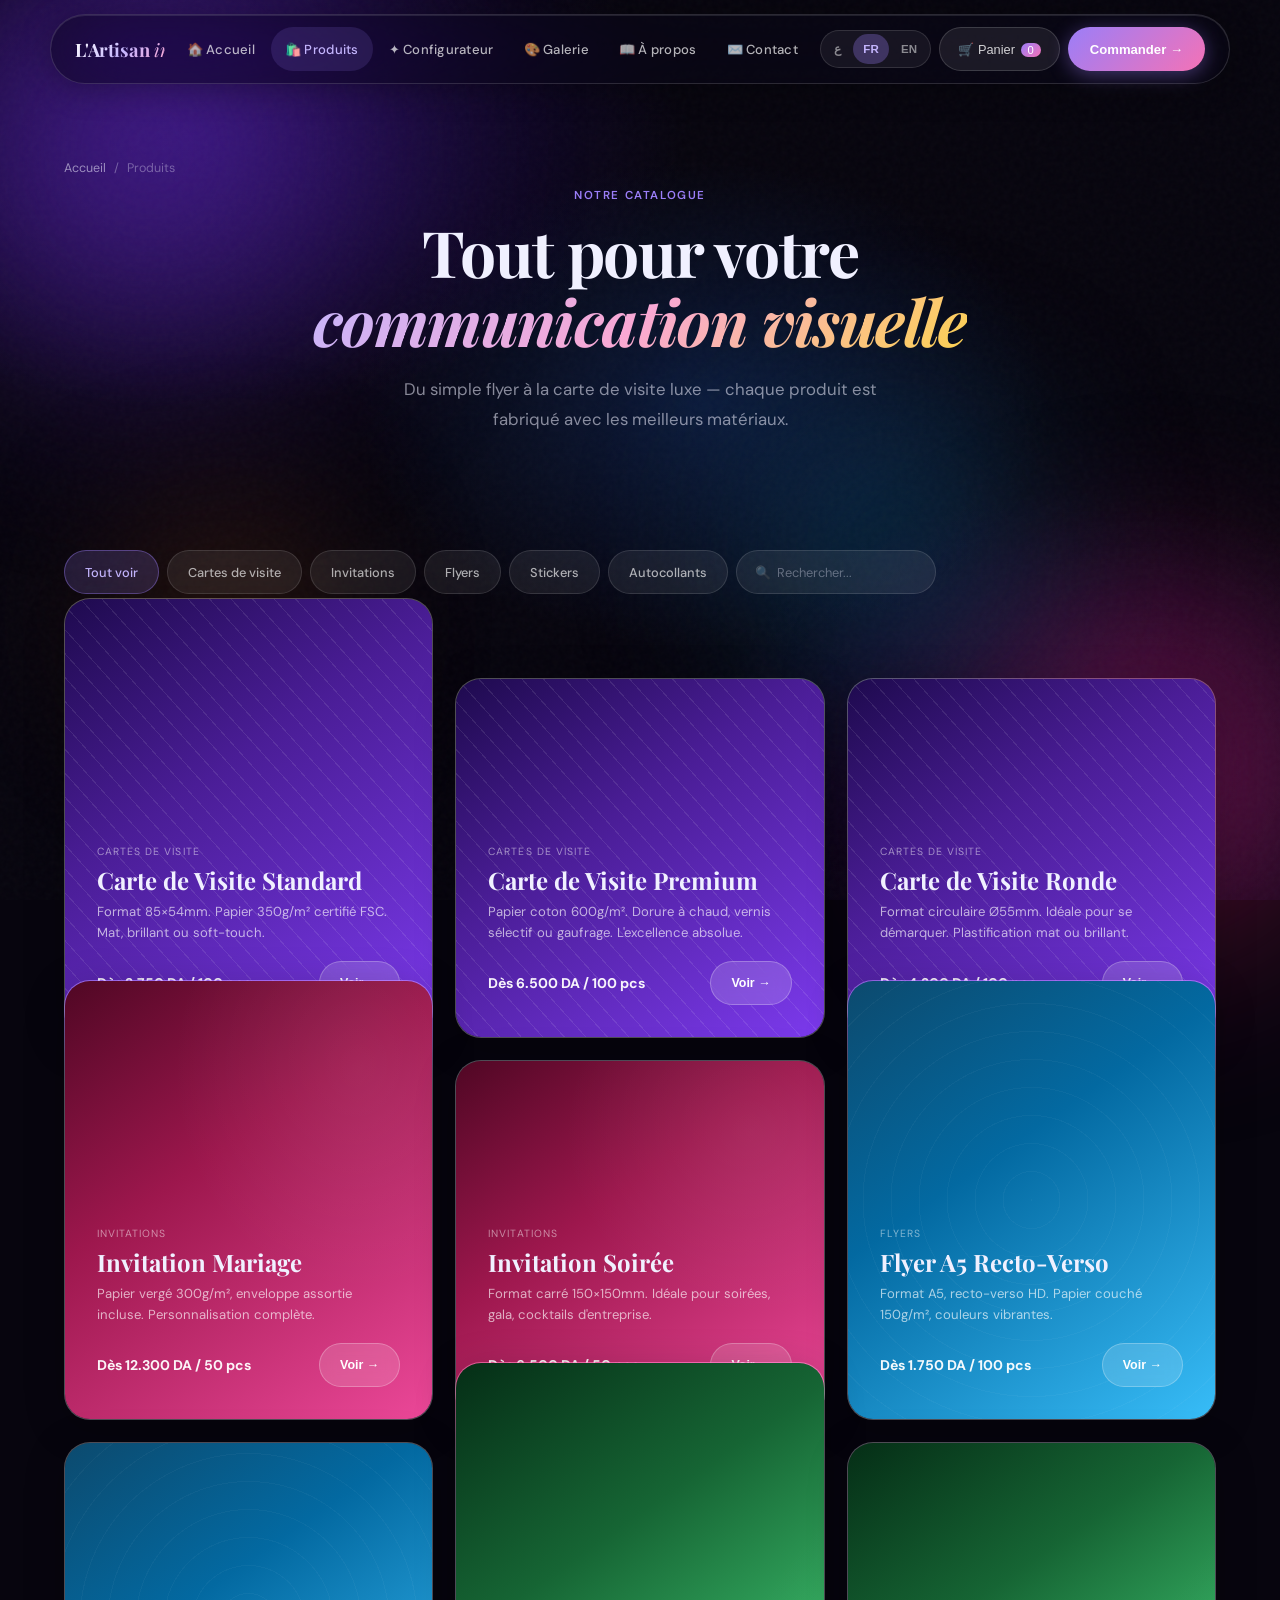
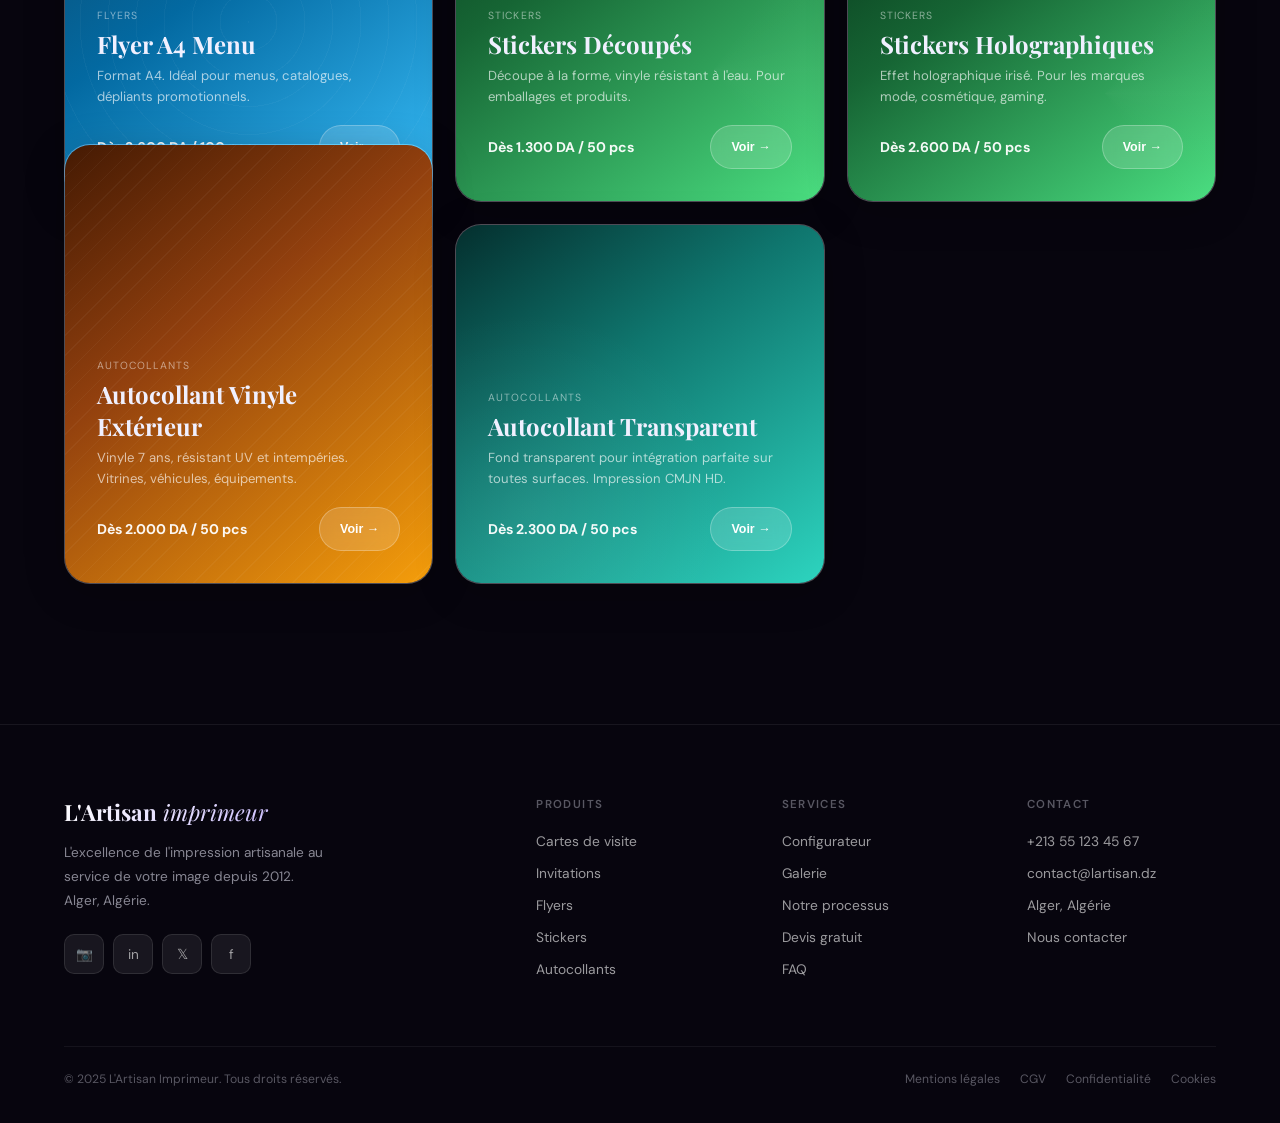
<file: products.html>
<!DOCTYPE html>
<html lang="fr" dir="ltr">
<head>
<meta charset="UTF-8">
<meta name="viewport" content="width=device-width,initial-scale=1.0,viewport-fit=cover">
<meta name="theme-color" content="#07050e">
<title>Produits — L'Artisan Imprimeur</title>
<link rel="stylesheet" href="shared.css">
<style>
/* ── FILTER BAR ── */
.filter-bar {
  display:flex;align-items:center;gap:8px;flex-wrap:wrap;
  margin-bottom:44px;
}
.filter-btn {
  padding:10px 20px;border-radius:50px;font-size:.8rem;font-weight:500;
  background:rgba(255,255,255,.07);border:1px solid rgba(255,255,255,.12);
  color:rgba(255,255,255,.65);cursor:pointer;transition:all .2s;
  font-family:'DM Sans',sans-serif;
  min-height:44px;
}
.filter-btn:hover,.filter-btn.active {
  background:rgba(155,126,248,.18);border-color:rgba(155,126,248,.4);color:#c4b5fd;
}
.filter-search {
  padding:10px 18px;
  border-radius:50px;background:rgba(255,255,255,.07);
  border:1px solid rgba(255,255,255,.12);color:#fff;font-size:.8rem;
  font-family:'DM Sans',sans-serif;outline:none;
  transition:all .2s;width:200px;min-height:44px;
}
.filter-search:focus{border-color:rgba(155,126,248,.4);background:rgba(155,126,248,.08);width:240px;}
.filter-search::placeholder{color:var(--text-dim);}

/* ── PRODUCT GRID ── */
.products-grid-main {
  display:grid;grid-template-columns:repeat(auto-fill,minmax(300px,1fr));gap:22px;
}
.prod-card {
  overflow:hidden;cursor:pointer;
  transition:transform .35s var(--transition),box-shadow .35s;
  min-height:360px;display:flex;flex-direction:column;justify-content:flex-end;
  padding:32px;position:relative;
}
.prod-card:hover{transform:translateY(-7px);box-shadow:0 28px 64px rgba(0,0,0,.35);}
.prod-card .pc-bg{position:absolute;inset:0;transition:transform .5s;}
.prod-card:hover .pc-bg{transform:scale(1.06);}
.prod-card .pc-deco{position:absolute;inset:0;opacity:.13;}
.prod-card .pc-content{position:relative;z-index:2;}
.prod-card .pc-tag{
  font-size:.65rem;text-transform:uppercase;letter-spacing:.1em;
  color:rgba(255,255,255,.5);margin-bottom:6px;
}
.prod-card .pc-name{font-family:'Playfair Display',serif;font-size:1.5rem;font-weight:700;margin-bottom:6px;}
.prod-card .pc-desc{font-size:.82rem;color:rgba(255,255,255,.65);line-height:1.55;margin-bottom:18px;}
.prod-card .pc-footer{display:flex;align-items:center;justify-content:space-between;gap:8px;}
.prod-card .pc-price{font-size:.88rem;font-weight:700;color:rgba(255,255,255,.95);}
.prod-card .pc-btn{
  padding:10px 20px;border-radius:50px;font-size:.78rem;font-weight:600;
  background:rgba(255,255,255,.15);border:1px solid rgba(255,255,255,.25);
  color:#fff;cursor:pointer;transition:all .2s;backdrop-filter:blur(8px);
  min-height:44px;white-space:nowrap;
}
.prod-card .pc-btn:hover{background:rgba(255,255,255,.25);}

/* colour themes */
.pt-purple .pc-bg{background:linear-gradient(145deg,#1e0a4e 0%,#4a1d96 40%,#7c3aed 100%);}
.pt-purple .pc-deco{background:repeating-linear-gradient(48deg,rgba(255,255,255,.7) 0,rgba(255,255,255,.7) 1px,transparent 1px,transparent 16px);}
.pt-rose .pc-bg{background:linear-gradient(145deg,#500724 0%,#9d174d 40%,#ec4899 100%);}
.pt-rose .pc-deco{background:radial-gradient(ellipse at 80% 20%,rgba(255,255,255,.5),transparent 45%);}
.pt-sky .pc-bg{background:linear-gradient(145deg,#0c4a6e 0%,#0369a1 40%,#38bdf8 100%);}
.pt-sky .pc-deco{background:repeating-radial-gradient(circle at 50% 50%,rgba(255,255,255,.25) 0px,rgba(255,255,255,.25) 1px,transparent 1px,transparent 28px);}
.pt-green .pc-bg{background:linear-gradient(145deg,#052e16 0%,#166534 40%,#4ade80 100%);}
.pt-green .pc-deco{background:conic-gradient(from 30deg at 70% 70%,transparent 0deg,rgba(255,255,255,.18) 60deg,transparent 120deg);}
.pt-amber .pc-bg{background:linear-gradient(145deg,#451a03 0%,#92400e 40%,#f59e0b 100%);}
.pt-amber .pc-deco{background:repeating-linear-gradient(-45deg,rgba(255,255,255,.3) 0,rgba(255,255,255,.3) 1px,transparent 1px,transparent 14px);}
.pt-teal .pc-bg{background:linear-gradient(145deg,#042f2e 0%,#0f766e 40%,#2dd4bf 100%);}
.pt-teal .pc-deco{background:radial-gradient(ellipse at 20% 80%,rgba(255,255,255,.4),transparent 50%);}

/* ── PRODUCT DETAIL MODAL ── */
.modal-overlay {
  position:fixed;inset:0;z-index:2000;
  background:rgba(7,5,14,.85);backdrop-filter:blur(16px);-webkit-backdrop-filter:blur(16px);
  display:flex;align-items:flex-end;justify-content:center;padding:0;
  opacity:0;pointer-events:none;transition:opacity .3s;
}
.modal-overlay.open{opacity:1;pointer-events:all;}
.modal-box {
  width:100%;max-width:860px;max-height:92svh;overflow-y:auto;
  background:rgba(15,10,30,.97);border:1px solid rgba(255,255,255,.18);
  border-radius:var(--radius) var(--radius) 0 0;
  box-shadow:0 -24px 80px rgba(0,0,0,.5);
  padding:32px 32px calc(32px + env(safe-area-inset-bottom));position:relative;
  transform:translateY(40px);transition:transform .3s var(--transition);
}
.modal-overlay.open .modal-box{transform:translateY(0);}
/* Drag handle */
.modal-handle {
  width:40px;height:4px;border-radius:4px;background:rgba(255,255,255,.2);
  margin:0 auto 24px;cursor:grab;
}
.modal-close{
  position:absolute;top:16px;right:16px;width:36px;height:36px;border-radius:50%;
  background:rgba(255,255,255,.1);border:1px solid rgba(255,255,255,.15);
  color:#fff;font-size:1.1rem;cursor:pointer;display:flex;align-items:center;justify-content:center;
  transition:all .2s;
}
.modal-close:hover{background:rgba(255,255,255,.2);}
.modal-grid{display:grid;grid-template-columns:1fr 1fr;gap:36px;}
.modal-preview{
  border-radius:20px;min-height:260px;display:flex;align-items:center;justify-content:center;
  position:relative;overflow:hidden;
}
.modal-info .eyebrow{margin-bottom:8px;}
.modal-info h2{font-family:'Playfair Display',serif;font-size:1.7rem;margin-bottom:14px;}
.modal-info p{font-size:.9rem;color:var(--text-muted);line-height:1.72;margin-bottom:20px;}
.modal-specs{display:grid;grid-template-columns:1fr 1fr;gap:10px;margin-bottom:20px;}
.spec-item{padding:10px 14px;background:rgba(255,255,255,.06);border-radius:10px;}
.spec-lbl{font-size:.68rem;color:var(--text-dim);text-transform:uppercase;letter-spacing:.08em;margin-bottom:3px;}
.spec-val{font-size:.85rem;font-weight:500;}
.modal-actions{display:flex;gap:10px;flex-wrap:wrap;}

/* ── OPTIONS ── */
.option-section{margin-bottom:20px;}
.option-title{font-size:.78rem;font-weight:600;color:var(--text-muted);text-transform:uppercase;letter-spacing:.08em;margin-bottom:10px;}
.option-pills{display:flex;gap:8px;flex-wrap:wrap;}
.option-pill{
  padding:9px 16px;border-radius:50px;font-size:.8rem;
  background:rgba(255,255,255,.07);border:1px solid rgba(255,255,255,.12);
  color:rgba(255,255,255,.7);cursor:pointer;transition:all .2s;
  min-height:44px;display:flex;align-items:center;
}
.option-pill:hover,.option-pill.selected{background:rgba(155,126,248,.2);border-color:rgba(155,126,248,.45);color:#c4b5fd;}

/* ── SECTION ANCHORS ── */
.section-anchor{padding-top:100px;margin-top:-80px;}

/* ── MOBILE FILTER SCROLL ── */
@media(max-width:700px){
  .modal-grid{grid-template-columns:1fr;}
  .modal-preview{min-height:200px;}
  .filter-bar{
    flex-wrap:nowrap;overflow-x:auto;-webkit-overflow-scrolling:touch;
    scrollbar-width:none;padding-bottom:4px;gap:6px;
  }
  .filter-bar::-webkit-scrollbar{display:none;}
  .filter-search{margin-left:0;width:100%;flex-shrink:0;order:-1;}
  .products-grid-main{grid-template-columns:1fr;}
  .modal-box{padding:20px 20px calc(20px + env(safe-area-inset-bottom));}
  .modal-actions{flex-direction:column;}
  .modal-actions .btn{width:100%;justify-content:center;}
}
@media(min-width:701px){
  .modal-overlay{align-items:center;padding:24px;}
  .modal-box{border-radius:var(--radius);}
  .modal-handle{display:none;}
}
</style>
</head>
<body>
<div class="page-wrap">

<!-- PAGE HERO -->
<section class="page-hero">
  <div class="container">
    <div class="breadcrumb reveal">
      <a href="index.html" id="breadHome">Accueil</a><span>/</span><span id="breadProducts">Produits</span>
    </div>
    <span class="eyebrow reveal" id="prodEyebrow">Notre Catalogue</span>
    <h1 class="display-title reveal" id="prodTitle">Tout pour votre<br><em class="grad">communication visuelle</em></h1>
    <p class="body-lead reveal" id="prodLead">Du simple flyer à la carte de visite luxe — chaque produit est fabriqué avec les meilleurs matériaux et une précision artisanale.</p>
  </div>
</section>

<!-- FILTER BAR -->
<section style="position:relative;z-index:2;padding:0 0 20px;">
  <div class="container">
    <div class="filter-bar reveal">
      <button class="filter-btn active" data-filter="all" id="fAll">Tout voir</button>
      <button class="filter-btn" data-filter="cartes" id="fCartes">Cartes de visite</button>
      <button class="filter-btn" data-filter="invitations" id="fInv">Invitations</button>
      <button class="filter-btn" data-filter="flyers" id="fFlyers">Flyers</button>
      <button class="filter-btn" data-filter="stickers" id="fStick">Stickers</button>
      <button class="filter-btn" data-filter="autocollants" id="fAuto">Autocollants</button>
      <input type="search" class="filter-search" id="searchInput" placeholder="🔍  Rechercher...">
    </div>
  </div>
</section>

<!-- PRODUCTS GRID -->
<section class="section" style="padding-top:20px;" id="all">
  <div class="container">
    <div class="products-grid-main" id="productsGrid">

      <!-- CARTES DE VISITE -->
      <div class="prod-card glass pt-purple reveal delay-1 section-anchor" id="cartes" data-category="cartes"
           data-name-fr="Carte de Visite Standard" data-name-ar="بطاقة أعمال قياسية" data-name-en="Standard Business Card"
           data-price="2.750 DA / 100 pièces"
           data-desc-fr="Format 85×54mm. Papier 350g/m² certifié FSC. Mat, brillant ou soft-touch."
           data-desc-ar="مقاس 85×54 ملم. ورق 350 جم/م² معتمد FSC. مطفي أو لامع أو ناعم."
           data-desc-en="85×54mm format. FSC-certified 350g/m² paper. Matte, glossy or soft-touch."
           data-specs='{"Format":"85 × 54 mm","Papier":"350g FSC","Finition":"Mat/Brillant","Délai":"48h"}'
           onclick="openModal(this)">
        <div class="pc-bg"></div><div class="pc-deco"></div>
        <div class="pc-content">
          <div class="pc-tag">Cartes de visite</div>
          <div class="pc-name">Carte Standard</div>
          <div class="pc-desc">Format classique 85×54mm. Papier 350g/m², plusieurs finitions disponibles.</div>
          <div class="pc-footer">
            <span class="pc-price">Dès 2.750 DA / 100 pcs</span>
            <button class="pc-btn" id="btnView">Voir →</button>
          </div>
        </div>
      </div>

      <div class="prod-card glass pt-purple reveal delay-2" data-category="cartes"
           data-name-fr="Carte de Visite Premium" data-name-ar="بطاقة أعمال فاخرة" data-name-en="Premium Business Card"
           data-price="6.500 DA / 100 pièces"
           data-desc-fr="Papier coton 600g/m². Dorure à chaud, vernis sélectif ou gaufrage. L'excellence absolue."
           data-desc-ar="ورق قطني 600 جم/م². ذهبية حرارية، طلاء انتقائي أو نقش. الرقي المطلق."
           data-desc-en="600g/m² cotton paper. Hot foil, selective varnish or embossing. Absolute excellence."
           data-specs='{"Format":"85 × 54 mm","Papier":"Coton 600g","Finition":"Dorure/Vernis","Délai":"72h"}'
           onclick="openModal(this)">
        <div class="pc-bg"></div><div class="pc-deco"></div>
        <div class="pc-content">
          <div class="pc-tag">Cartes de visite</div>
          <div class="pc-name">Carte Premium</div>
          <div class="pc-desc">Papier coton, dorure à chaud, vernis sélectif. L'excellence absolue.</div>
          <div class="pc-footer">
            <span class="pc-price">Dès 6.500 DA / 100 pcs</span>
            <button class="pc-btn">Voir →</button>
          </div>
        </div>
      </div>

      <div class="prod-card glass pt-purple reveal delay-3" data-category="cartes"
           data-name-fr="Carte de Visite Ronde" data-name-ar="بطاقة أعمال دائرية" data-name-en="Round Business Card"
           data-price="4.200 DA / 100 pièces"
           data-desc-fr="Format circulaire Ø55mm. Idéale pour se démarquer. Plastification mat ou brillant."
           data-desc-ar="مقاس دائري Ø55 ملم. مثالية للتميز. طلاء مطفي أو لامع."
           data-desc-en="Circular format Ø55mm. Ideal to stand out. Matte or glossy lamination."
           data-specs='{"Format":"Ø 55 mm","Papier":"350g","Finition":"Mat/Brillant","Délai":"72h"}'
           onclick="openModal(this)">
        <div class="pc-bg"></div><div class="pc-deco"></div>
        <div class="pc-content">
          <div class="pc-tag">Cartes de visite</div>
          <div class="pc-name">Carte Ronde</div>
          <div class="pc-desc">Format circulaire Ø55mm pour une identité unique et mémorable.</div>
          <div class="pc-footer">
            <span class="pc-price">Dès 4.200 DA / 100 pcs</span>
            <button class="pc-btn">Voir →</button>
          </div>
        </div>
      </div>

      <!-- INVITATIONS -->
      <div class="prod-card glass pt-rose reveal delay-1 section-anchor" id="invitations" data-category="invitations"
           data-name-fr="Invitation Mariage" data-name-ar="دعوة زفاف" data-name-en="Wedding Invitation"
           data-price="12.300 DA / 50 pièces"
           data-desc-fr="Papier vergé 300g/m², enveloppe assortie incluse. Personnalisation complète."
           data-desc-ar="ورق مضلع 300 جم/م². يشمل مظروفاً مطابقاً. تخصيص كامل."
           data-desc-en="300g/m² laid paper, matching envelope included. Full customization."
           data-specs='{"Format":"A5 148×210","Papier":"Vergé 300g","Enveloppe":"Incluse","Délai":"5 jours"}'
           onclick="openModal(this)">
        <div class="pc-bg"></div><div class="pc-deco"></div>
        <div class="pc-content">
          <div class="pc-tag">Invitations</div>
          <div class="pc-name">Mariage Luxe</div>
          <div class="pc-desc">Papier vergé 300g/m², enveloppe assortie incluse. Pour votre grand jour.</div>
          <div class="pc-footer">
            <span class="pc-price">Dès 12.300 DA / 50 pcs</span>
            <button class="pc-btn">Voir →</button>
          </div>
        </div>
      </div>

      <div class="prod-card glass pt-rose reveal delay-2" data-category="invitations"
           data-name-fr="Invitation Soirée" data-name-ar="دعوة حفلة" data-name-en="Event Invitation"
           data-price="6.500 DA / 50 pièces"
           data-desc-fr="Format carré 150×150mm. Idéale pour soirées, gala, cocktails d'entreprise."
           data-desc-ar="مقاس مربع 150×150 ملم. مثالية للحفلات والمناسبات."
           data-desc-en="Square format 150×150mm. Ideal for events, galas, corporate cocktails."
           data-specs='{"Format":"150×150 mm","Papier":"250g","Finition":"Mat/Brillant","Délai":"72h"}'
           onclick="openModal(this)">
        <div class="pc-bg"></div><div class="pc-deco"></div>
        <div class="pc-content">
          <div class="pc-tag">Invitations</div>
          <div class="pc-name">Soirée & Gala</div>
          <div class="pc-desc">Format carré élégant, recto-verso. Idéale pour vos événements d'entreprise.</div>
          <div class="pc-footer">
            <span class="pc-price">Dès 6.500 DA / 50 pcs</span>
            <button class="pc-btn">Voir →</button>
          </div>
        </div>
      </div>

      <!-- FLYERS -->
      <div class="prod-card glass pt-sky reveal delay-1 section-anchor" id="flyers" data-category="flyers"
           data-name-fr="Flyer A5 Recto-Verso" data-name-ar="منشور A5 وجهين" data-name-en="A5 Double-Sided Flyer"
           data-price="1.750 DA / 100 pièces"
           data-desc-fr="Format A5, recto-verso HD. Papier couché 150g/m², couleurs vibrantes."
           data-desc-ar="مقاس A5، طباعة وجهين HD. ورق مطلي 150 جم/م²، ألوان نابضة."
           data-desc-en="A5 format, double-sided HD. 150g/m² coated paper, vibrant colors."
           data-specs='{"Format":"A5 148×210","Papier":"Couché 150g","Impression":"Recto-verso HD","Délai":"48h"}'
           onclick="openModal(this)">
        <div class="pc-bg"></div><div class="pc-deco"></div>
        <div class="pc-content">
          <div class="pc-tag">Flyers</div>
          <div class="pc-name">Flyer A5 HD</div>
          <div class="pc-desc">Format A5, recto-verso haute définition. Idéal pour promotions et événements.</div>
          <div class="pc-footer">
            <span class="pc-price">Dès 1.750 DA / 100 pcs</span>
            <button class="pc-btn">Voir →</button>
          </div>
        </div>
      </div>

      <div class="prod-card glass pt-sky reveal delay-2" data-category="flyers"
           data-name-fr="Flyer A4 Menu" data-name-ar="منشور A4 قائمة" data-name-en="A4 Menu Flyer"
           data-price="2.600 DA / 100 pièces"
           data-desc-fr="Format A4. Idéal pour menus, catalogues, dépliants promotionnels."
           data-desc-ar="مقاس A4. مثالي للقوائم والكتالوجات والنشرات."
           data-desc-en="A4 format. Ideal for menus, catalogues, promotional leaflets."
           data-specs='{"Format":"A4 210×297","Papier":"Couché 200g","Impression":"Recto-verso","Délai":"48h"}'
           onclick="openModal(this)">
        <div class="pc-bg"></div><div class="pc-deco"></div>
        <div class="pc-content">
          <div class="pc-tag">Flyers</div>
          <div class="pc-name">Flyer A4 Menu</div>
          <div class="pc-desc">Grand format A4 pour vos menus, catalogues et dépliants promotionnels.</div>
          <div class="pc-footer">
            <span class="pc-price">Dès 2.600 DA / 100 pcs</span>
            <button class="pc-btn">Voir →</button>
          </div>
        </div>
      </div>

      <!-- STICKERS -->
      <div class="prod-card glass pt-green reveal delay-1 section-anchor" id="stickers" data-category="stickers"
           data-name-fr="Stickers Découpés" data-name-ar="ملصقات مقطعة" data-name-en="Die-Cut Stickers"
           data-price="1.300 DA / 50 pièces"
           data-desc-fr="Découpe à la forme, vinyle résistant à l'eau. Pour emballages et produits."
           data-desc-ar="قص على الشكل، فينيل مقاوم للماء. لتخصيص المنتجات والتعبئة."
           data-desc-en="Die-cut vinyl, water resistant. For packaging and product customization."
           data-specs='{"Découpe":"À la forme","Matériau":"Vinyle","Résistance":"Eau & abrasion","Délai":"72h"}'
           onclick="openModal(this)">
        <div class="pc-bg"></div><div class="pc-deco"></div>
        <div class="pc-content">
          <div class="pc-tag">Stickers</div>
          <div class="pc-name">Stickers Découpés</div>
          <div class="pc-desc">Découpe à la forme, vinyle résistant à l'eau. Pour vos emballages et produits.</div>
          <div class="pc-footer">
            <span class="pc-price">Dès 1.300 DA / 50 pcs</span>
            <button class="pc-btn">Voir →</button>
          </div>
        </div>
      </div>

      <div class="prod-card glass pt-green reveal delay-2" data-category="stickers"
           data-name-fr="Stickers Holographiques" data-name-ar="ملصقات هولوغرافية" data-name-en="Holographic Stickers"
           data-price="2.600 DA / 50 pièces"
           data-desc-fr="Effet holographique irisé. Pour les marques mode, cosmétique, gaming."
           data-desc-ar="تأثير هولوغرافي متقزح. للعلامات التجارية في الموضة والتجميل."
           data-desc-en="Iridescent holographic effect. For fashion, cosmetics, gaming brands."
           data-specs='{"Effet":"Holographique","Matériau":"Film irisé","Finition":"Brillant","Délai":"72h"}'
           onclick="openModal(this)">
        <div class="pc-bg"></div><div class="pc-deco"></div>
        <div class="pc-content">
          <div class="pc-tag">Stickers</div>
          <div class="pc-name">Holographiques</div>
          <div class="pc-desc">Effet irisé et holographique. Pour les marques qui veulent briller.</div>
          <div class="pc-footer">
            <span class="pc-price">Dès 2.600 DA / 50 pcs</span>
            <button class="pc-btn">Voir →</button>
          </div>
        </div>
      </div>

      <!-- AUTOCOLLANTS -->
      <div class="prod-card glass pt-amber reveal delay-1 section-anchor" id="autocollants" data-category="autocollants"
           data-name-fr="Autocollant Vinyle Extérieur" data-name-ar="ملصق فينيل خارجي" data-name-en="Outdoor Vinyl Label"
           data-price="2.000 DA / 50 pièces"
           data-desc-fr="Vinyle 7 ans, résistant UV et intempéries. Vitrines, véhicules, équipements."
           data-desc-ar="فينيل 7 سنوات، مقاوم للأشعة فوق البنفسجية والطقس. للواجهات والمركبات."
           data-desc-en="7-year vinyl, UV and weather resistant. Storefronts, vehicles, equipment."
           data-specs='{"Usage":"Int. & Ext.","Matériau":"Vinyle 7 ans","Résistance":"UV + Intempéries","Délai":"72h"}'
           onclick="openModal(this)">
        <div class="pc-bg"></div><div class="pc-deco"></div>
        <div class="pc-content">
          <div class="pc-tag">Autocollants</div>
          <div class="pc-name">Vinyle Extérieur</div>
          <div class="pc-desc">Vinyle 7 ans, résistant UV et intempéries. Vitrines, véhicules, équipements.</div>
          <div class="pc-footer">
            <span class="pc-price">Dès 2.000 DA / 50 pcs</span>
            <button class="pc-btn">Voir →</button>
          </div>
        </div>
      </div>

      <div class="prod-card glass pt-teal reveal delay-2" data-category="autocollants"
           data-name-fr="Autocollant Transparent" data-name-ar="ملصق شفاف" data-name-en="Transparent Label"
           data-price="2.300 DA / 50 pièces"
           data-desc-fr="Fond transparent pour intégration parfaite sur toutes surfaces. Impression CMJN HD."
           data-desc-ar="خلفية شفافة للتكامل المثالي على جميع الأسطح. طباعة CMJN عالية الدقة."
           data-desc-en="Transparent background for perfect integration on any surface. HD CMYK print."
           data-specs='{"Fond":"Transparent","Impression":"CMJN HD","Surface":"Toutes","Délai":"72h"}'
           onclick="openModal(this)">
        <div class="pc-bg"></div><div class="pc-deco"></div>
        <div class="pc-content">
          <div class="pc-tag">Autocollants</div>
          <div class="pc-name">Transparent HD</div>
          <div class="pc-desc">Fond transparent, impression HD. Intégration parfaite sur toutes surfaces.</div>
          <div class="pc-footer">
            <span class="pc-price">Dès 2.300 DA / 50 pcs</span>
            <button class="pc-btn">Voir →</button>
          </div>
        </div>
      </div>

    </div><!-- /grid -->
  </div>
</section>

</div><!-- /page-wrap -->

<!-- MODAL -->
<div class="modal-overlay" id="modalOverlay" onclick="handleOverlayClick(event)">
  <div class="modal-box glass" id="modalBox">
    <div class="modal-handle" id="modalHandle"></div>
    <button class="modal-close" onclick="closeModal()">✕</button>
    <div class="modal-grid">
      <div class="modal-preview" id="modalPreview">
        <div style="font-size:4rem;">🖨️</div>
      </div>
      <div class="modal-info">
        <span class="eyebrow" id="modalCat">Produit</span>
        <h2 id="modalName">Nom du produit</h2>
        <p id="modalDesc">Description</p>
        <div class="modal-specs" id="modalSpecs"></div>
        <div class="option-section">
          <div class="option-title" id="optQtyLabel">Quantité</div>
          <div class="option-pills" id="optQty">
            <div class="option-pill" onclick="selectOpt(this,'qty')">50</div>
            <div class="option-pill selected" onclick="selectOpt(this,'qty')">100</div>
            <div class="option-pill" onclick="selectOpt(this,'qty')">250</div>
            <div class="option-pill" onclick="selectOpt(this,'qty')">500</div>
            <div class="option-pill" onclick="selectOpt(this,'qty')">1000</div>
          </div>
        </div>
        <div class="option-section">
          <div class="option-title" id="optFinLabel">Finition</div>
          <div class="option-pills">
            <div class="option-pill selected" onclick="selectOpt(this,'fin')" id="finMat">Mat</div>
            <div class="option-pill" onclick="selectOpt(this,'fin')" id="finGloss">Brillant</div>
            <div class="option-pill" onclick="selectOpt(this,'fin')" id="finSoft">Soft-touch</div>
            <div class="option-pill" onclick="selectOpt(this,'fin')" id="finGold">Dorure à chaud</div>
          </div>
        </div>
        <div class="modal-actions">
          <button class="btn btn-primary" onclick="addToCartModal()" id="btnAddCart">Ajouter au panier →</button>
          <a href="configurator.html" class="btn btn-secondary" id="btnConfig">Configurer</a>
        </div>
      </div>
    </div>
  </div>
</div>

<script src="shared.js"></script>
<script>
initShared('products');

const lang = localStorage.getItem('lang') || 'fr';

// ── Apply UI translations ──
const uiTx = {
  fr: { all:'Tout voir', cartes:'Cartes de visite', inv:'Invitations', flyers:'Flyers', stick:'Stickers', auto:'Autocollants',
        search:'🔍  Rechercher...', eyebrow:'Notre Catalogue',
        title:'Tout pour votre<br><em class="grad">communication visuelle</em>',
        lead:'Du simple flyer à la carte de visite luxe — chaque produit est fabriqué avec les meilleurs matériaux.',
        breadHome:'Accueil', breadProd:'Produits', qty:'Quantité', fin:'Finition',
        mat:'Mat', gloss:'Brillant', soft:'Soft-touch', gold:'Dorure à chaud',
        addCart:'Ajouter au panier →', config:'Configurer', view:'Voir →' },
  ar: { all:'الكل', cartes:'بطاقات الأعمال', inv:'الدعوات', flyers:'المنشورات', stick:'الملصقات', auto:'لاصقات الفينيل',
        search:'🔍  بحث...', eyebrow:'كتالوج منتجاتنا',
        title:'كل شيء لتواصلك<br><em class="grad">البصري الاحترافي</em>',
        lead:'من المنشور البسيط إلى بطاقة الأعمال الفاخرة — كل منتج مصنوع بأفضل المواد.',
        breadHome:'الرئيسية', breadProd:'المنتجات', qty:'الكمية', fin:'التشطيب',
        mat:'مطفي', gloss:'لامع', soft:'ناعم', gold:'ذهبي حراري',
        addCart:'← إضافة إلى السلة', config:'تخصيص', view:'عرض →' },
  en: { all:'View All', cartes:'Business Cards', inv:'Invitations', flyers:'Flyers', stick:'Stickers', auto:'Vinyl Labels',
        search:'🔍  Search...', eyebrow:'Our Catalogue',
        title:'Everything for your<br><em class="grad">visual communication</em>',
        lead:'From simple flyer to luxury business card — every product made with the finest materials.',
        breadHome:'Home', breadProd:'Products', qty:'Quantity', fin:'Finish',
        mat:'Matte', gloss:'Glossy', soft:'Soft-touch', gold:'Hot Foil Gold',
        addCart:'Add to Cart →', config:'Configure', view:'View →' },
};

const tx = uiTx[lang] || uiTx.fr;
const setEl = (id, html) => { const el = document.getElementById(id); if(el) el.innerHTML = html; };
const setTxt = (id, txt) => { const el = document.getElementById(id); if(el) el.textContent = txt; };
const setPlaceholder = (id, txt) => { const el = document.getElementById(id); if(el) el.placeholder = txt; };

setEl('fAll', tx.all); setEl('fCartes', tx.cartes); setEl('fInv', tx.inv);
setEl('fFlyers', tx.flyers); setEl('fStick', tx.stick); setEl('fAuto', tx.auto);
setPlaceholder('searchInput', tx.search);
setEl('prodEyebrow', tx.eyebrow); setEl('prodTitle', tx.title); setEl('prodLead', tx.lead);
setEl('breadHome', tx.breadHome); setEl('breadProducts', tx.breadProd);
setEl('optQtyLabel', tx.qty); setEl('optFinLabel', tx.fin);
setEl('finMat', tx.mat); setEl('finGloss', tx.gloss); setEl('finSoft', tx.soft); setEl('finGold', tx.gold);
setEl('btnAddCart', tx.addCart); setEl('btnConfig', tx.config);

// ── Update card content based on language ──
document.querySelectorAll('.prod-card').forEach(card => {
  const name = card.dataset[`name${lang.charAt(0).toUpperCase()+lang.slice(1)}`] || card.dataset.nameFr;
  const desc = card.dataset[`desc${lang.charAt(0).toUpperCase()+lang.slice(1)}`] || card.dataset.descFr;
  const nameEl = card.querySelector('.pc-name');
  const descEl = card.querySelector('.pc-desc');
  if(name && nameEl) nameEl.textContent = name;
  if(desc && descEl) descEl.textContent = desc;
  const btnEl = card.querySelector('.pc-btn');
  if(btnEl) btnEl.textContent = tx.view;
});

// ── Filter ──
const filterBtns = document.querySelectorAll('.filter-btn');
const cards = document.querySelectorAll('.prod-card');
filterBtns.forEach(btn => {
  btn.addEventListener('click', () => {
    filterBtns.forEach(b => b.classList.remove('active'));
    btn.classList.add('active');
    const f = btn.dataset.filter;
    cards.forEach(c => {
      c.style.display = (f === 'all' || c.dataset.category === f) ? 'flex' : 'none';
    });
  });
});

// ── Search ──
document.getElementById('searchInput').addEventListener('input', e => {
  const q = e.target.value.toLowerCase();
  cards.forEach(c => {
    const n = (c.dataset.nameFr||'') + (c.dataset.nameAr||'') + (c.dataset.nameEn||'');
    const d = (c.dataset.descFr||'') + (c.dataset.descAr||'') + (c.dataset.descEn||'');
    c.style.display = (n + d + (c.dataset.category||'')).toLowerCase().includes(q) ? 'flex' : 'none';
  });
});

// ── Modal ──
let currentCard = null;
function openModal(card) {
  currentCard = card;
  const specs = JSON.parse(card.dataset.specs || '{}');
  const name = card.dataset[`name${lang.charAt(0).toUpperCase()+lang.slice(1)}`] || card.dataset.nameFr || '';
  const desc = card.dataset[`desc${lang.charAt(0).toUpperCase()+lang.slice(1)}`] || card.dataset.descFr || '';
  document.getElementById('modalName').textContent = name;
  document.getElementById('modalDesc').textContent = desc;
  document.getElementById('modalCat').textContent = card.dataset.category;
  document.getElementById('modalSpecs').innerHTML = Object.entries(specs).map(([k,v]) =>
    `<div class="spec-item"><div class="spec-lbl">${k}</div><div class="spec-val">${v}</div></div>`
  ).join('');
  const bgEl = card.querySelector('.pc-bg');
  const prev = document.getElementById('modalPreview');
  prev.style.background = bgEl ? getComputedStyle(bgEl).background : '#1a0a3e';
  document.getElementById('modalOverlay').classList.add('open');
  document.body.style.overflow = 'hidden';
}
function closeModal() {
  document.getElementById('modalOverlay').classList.remove('open');
  document.body.style.overflow = '';
}
function handleOverlayClick(e) {
  if (e.target === document.getElementById('modalOverlay')) closeModal();
}
function selectOpt(el, group) {
  el.closest('.option-pills').querySelectorAll('.option-pill').forEach(p => p.classList.remove('selected'));
  el.classList.add('selected');
}
function addToCartModal() {
  if (!currentCard) return;
  const qty = document.querySelector('#optQty .selected')?.textContent || '100';
  const fin = document.querySelector('.option-pills:last-of-type .selected')?.textContent || 'Mat';
  const name = currentCard.dataset[`name${lang.charAt(0).toUpperCase()+lang.slice(1)}`] || currentCard.dataset.nameFr;
  addToCart({ name, price: currentCard.dataset.price, qty, fin });
  closeModal();
}

// ── Swipe down to close modal ──
let mStartY = 0;
document.getElementById('modalBox').addEventListener('touchstart', e => { mStartY = e.touches[0].clientY; }, {passive:true});
document.getElementById('modalBox').addEventListener('touchmove', e => {
  if (e.touches[0].clientY - mStartY > 100) closeModal();
}, {passive:true});
</script>
</body>
</html>
</file>
<file: shared.css>
@import url('https://fonts.googleapis.com/css2?family=Playfair+Display:ital,wght@0,400;0,600;0,700;1,400;1,600&family=DM+Sans:opsz,wght@9..40,300;9..40,400;9..40,500;9..40,600&family=Cormorant+Garamond:ital,wght@0,300;0,400;1,300;1,400&family=Cairo:wght@300;400;500;600;700&display=swap');

:root {
  --glass-bg: rgba(255,255,255,0.09);
  --glass-bg-hover: rgba(255,255,255,0.14);
  --glass-border: rgba(255,255,255,0.22);
  --glass-border-strong: rgba(255,255,255,0.35);
  --glass-shadow: 0 8px 40px rgba(0,0,0,0.22);
  --glass-blur: blur(32px) saturate(190%);
  --accent: #9b7ef8;
  --accent2: #f472b6;
  --accent3: #38bdf8;
  --gold: #fbbf24;
  --green: #4ade80;
  --text: #f0f0ff;
  --text-muted: rgba(240,240,255,0.55);
  --text-dim: rgba(240,240,255,0.35);
  --radius: 26px;
  --radius-sm: 14px;
  --radius-xs: 8px;
  --page-bg: #07050e;
  --transition: cubic-bezier(.16,1,.3,1);
  --safe-top: env(safe-area-inset-top, 0px);
  --safe-bottom: env(safe-area-inset-bottom, 0px);
  --safe-left: env(safe-area-inset-left, 0px);
  --safe-right: env(safe-area-inset-right, 0px);
  --bottom-nav-h: 64px;
  --touch-target: 44px;
}

*, *::before, *::after { margin:0; padding:0; box-sizing:border-box; }
html {
  scroll-behavior:smooth;
  font-size:16px;
  -webkit-text-size-adjust:100%;
  text-size-adjust:100%;
}

body {
  font-family: 'DM Sans', sans-serif;
  background: var(--page-bg);
  color: var(--text);
  overflow-x: hidden;
  -webkit-font-smoothing: antialiased;
  -webkit-tap-highlight-color: transparent;
  touch-action: manipulation;
}

/* RTL support */
[dir="rtl"] body { font-family: 'Cairo', 'DM Sans', sans-serif; }
[dir="rtl"] .nav-logo { letter-spacing:0; }
[dir="rtl"] .display-title { letter-spacing:-.01em; }
[dir="rtl"] .eyebrow { letter-spacing:.04em; }
[dir="rtl"] .footer-grid { direction:rtl; }
[dir="rtl"] .feat-card:hover { transform:translateX(-4px); }
[dir="rtl"] .nav-links { flex-direction:row-reverse; }

/* ──────────────────────────────────────────
   BACKGROUND SCENE
────────────────────────────────────────── */
.bg-scene {
  position: fixed; inset:0; z-index:0; pointer-events:none;
  background:
    radial-gradient(ellipse 70% 55% at 15% 15%, #1e0a4e 0%, transparent 55%),
    radial-gradient(ellipse 55% 55% at 85% 85%, #1a0838 0%, transparent 55%),
    radial-gradient(ellipse 45% 45% at 55% 45%, #0c1a3a 0%, transparent 60%),
    #07050e;
}
.bg-orb {
  position:absolute; border-radius:50%;
  filter:blur(90px); will-change:transform;
  animation: orbDrift linear infinite;
}
.orb1{width:600px;height:600px;background:radial-gradient(#7c3aed,#4a1d96,transparent 70%);top:-150px;left:-150px;opacity:.5;animation-duration:22s;}
.orb2{width:500px;height:500px;background:radial-gradient(#db2777,#9d174d,transparent 70%);bottom:-120px;right:-120px;opacity:.45;animation-duration:28s;animation-delay:-10s;}
.orb3{width:380px;height:380px;background:radial-gradient(#0284c7,#0c4a6e,transparent 70%);top:40%;left:55%;opacity:.4;animation-duration:34s;animation-delay:-6s;}
.orb4{width:250px;height:250px;background:radial-gradient(#d97706,#92400e,transparent 70%);top:55%;left:8%;opacity:.35;animation-duration:26s;animation-delay:-15s;}
@keyframes orbDrift {
  0%,100%{transform:translate(0,0) scale(1);}
  25%{transform:translate(30px,-25px) scale(1.04);}
  50%{transform:translate(-15px,35px) scale(.97);}
  75%{transform:translate(25px,15px) scale(1.02);}
}
.noise-overlay {
  position:fixed;inset:0;z-index:1;opacity:.028;pointer-events:none;
  background-image:url("data:image/svg+xml,%3Csvg viewBox='0 0 200 200' xmlns='http://www.w3.org/2000/svg'%3E%3Cfilter id='n'%3E%3CfeTurbulence type='fractalNoise' baseFrequency='.85' numOctaves='4' stitchTiles='stitch'/%3E%3C/filter%3E%3Crect width='100%25' height='100%25' filter='url(%23n)'/%3E%3C/svg%3E");
}
.page-wrap { position:relative; z-index:2; }

/* ──────────────────────────────────────────
   GLASS UTILITY
────────────────────────────────────────── */
.glass {
  background: var(--glass-bg);
  backdrop-filter: var(--glass-blur);
  -webkit-backdrop-filter: var(--glass-blur);
  border: 1px solid var(--glass-border);
  border-radius: var(--radius);
  box-shadow: var(--glass-shadow), inset 0 1px 0 rgba(255,255,255,0.18);
}
.glass-strong {
  background: rgba(255,255,255,0.13);
  backdrop-filter: blur(40px) saturate(200%);
  -webkit-backdrop-filter: blur(40px) saturate(200%);
  border: 1px solid var(--glass-border-strong);
  border-radius: var(--radius);
  box-shadow: 0 12px 48px rgba(0,0,0,0.25), inset 0 1px 0 rgba(255,255,255,0.28);
}

/* ──────────────────────────────────────────
   NAVIGATION
────────────────────────────────────────── */
.nav-wrap {
  position:fixed;top:14px;left:50%;transform:translateX(-50%);
  width:calc(100% - 40px);max-width:1180px;z-index:1000;
  padding-top: var(--safe-top);
}
nav.main-nav {
  display:flex;align-items:center;justify-content:space-between;
  padding:12px 24px;
  background:rgba(10,8,20,0.55);
  backdrop-filter:blur(40px) saturate(180%);
  -webkit-backdrop-filter:blur(40px) saturate(180%);
  border:1px solid rgba(255,255,255,0.14);
  border-radius:50px;
  box-shadow:0 4px 32px rgba(0,0,0,0.3),inset 0 1px 0 rgba(255,255,255,0.1);
  transition:background .3s;
  gap:8px;
}
nav.main-nav.scrolled { background:rgba(7,5,14,0.88); }

.nav-logo {
  font-family:'Playfair Display',serif;
  font-size:1.15rem; font-style:italic;
  letter-spacing:-.01em; white-space:nowrap;
  background:linear-gradient(130deg,#fff 0%,#c4b5fd 55%,#f9a8d4 100%);
  -webkit-background-clip:text;-webkit-text-fill-color:transparent;background-clip:text;
  text-decoration:none;
  min-width:0; flex-shrink:1;
}
.nav-logo b { font-style:normal; font-weight:700; }

.nav-links {
  display:flex;align-items:center;gap:2px;
  list-style:none;
}
.nav-links a {
  color:rgba(255,255,255,0.7);text-decoration:none;
  font-size:.82rem;font-weight:500;letter-spacing:.02em;
  padding:8px 14px;border-radius:50px;
  transition:all .2s;
  display:flex;align-items:center;gap:6px;
  min-height:var(--touch-target);
  white-space:nowrap;
}
.nav-links a:hover, .nav-links a.active {
  background:rgba(255,255,255,0.1);color:#fff;
}
.nav-links a.active { background:rgba(155,126,248,0.15);color:#c4b5fd; }

.nav-actions { display:flex;gap:8px;align-items:center; flex-shrink:0; }
.nav-btn-ghost {
  padding:8px 18px;border-radius:50px;
  background:rgba(255,255,255,0.08);
  border:1px solid rgba(255,255,255,0.15);
  color:rgba(255,255,255,.8);font-size:.8rem;font-weight:500;
  cursor:pointer;transition:all .2s;
  white-space:nowrap;min-height:var(--touch-target);
}
.nav-btn-ghost:hover{background:rgba(255,255,255,0.14);color:#fff;}
.nav-btn-primary {
  padding:9px 22px;border-radius:50px;
  background:linear-gradient(135deg,#9b7ef8,#f472b6);
  color:#fff;font-size:.82rem;font-weight:600;
  border:none;cursor:pointer;
  box-shadow:0 4px 20px rgba(155,126,248,.4);
  transition:all .22s;white-space:nowrap;
  min-height:var(--touch-target);
}
.nav-btn-primary:hover{transform:translateY(-1px);box-shadow:0 8px 28px rgba(155,126,248,.55);}

/* Language Switcher */
.lang-switcher {
  display:flex;align-items:center;gap:2px;
  background:rgba(255,255,255,.06);border:1px solid rgba(255,255,255,.12);
  border-radius:50px;padding:3px;flex-shrink:0;
}
.lang-btn {
  padding:5px 10px;border-radius:50px;font-size:.72rem;font-weight:600;
  background:none;border:none;color:rgba(255,255,255,.5);cursor:pointer;
  transition:all .2s;letter-spacing:.02em;min-height:30px;
}
.lang-btn.active { background:rgba(155,126,248,.3);color:#c4b5fd; }
.lang-btn:hover:not(.active){color:#fff;}

/* Mobile nav toggle */
.nav-toggle {
  display:none;width:40px;height:40px;
  background:rgba(255,255,255,.08);border:1px solid rgba(255,255,255,.15);
  border-radius:12px;cursor:pointer;
  flex-direction:column;align-items:center;justify-content:center;gap:5px;
  flex-shrink:0;
}
.nav-toggle span { width:18px;height:2px;background:#fff;border-radius:2px;transition:all .3s; }
.nav-toggle.open span:nth-child(1){ transform:translateY(7px) rotate(45deg); }
.nav-toggle.open span:nth-child(2){ opacity:0;transform:scaleX(0); }
.nav-toggle.open span:nth-child(3){ transform:translateY(-7px) rotate(-45deg); }

/* Mobile Menu Drawer */
.mobile-menu {
  position:fixed;inset:0;z-index:999;
  background:rgba(7,5,14,.96);
  backdrop-filter:blur(40px);
  -webkit-backdrop-filter:blur(40px);
  display:flex;flex-direction:column;
  padding:calc(var(--safe-top) + 90px) 24px calc(var(--safe-bottom) + 24px);
  opacity:0;pointer-events:none;
  transition:opacity .3s var(--transition);
  overflow-y:auto;
}
.mobile-menu.open { opacity:1;pointer-events:all; }
.mobile-menu .mob-links { display:flex;flex-direction:column;gap:4px;flex:1; }
.mobile-menu .mob-link {
  display:flex;align-items:center;gap:16px;
  padding:16px 20px;border-radius:16px;
  color:rgba(255,255,255,.75);text-decoration:none;font-size:1.05rem;font-weight:500;
  border:1px solid transparent;transition:all .2s;
}
.mobile-menu .mob-link:hover,.mobile-menu .mob-link.active {
  background:rgba(155,126,248,.12);border-color:rgba(155,126,248,.2);color:#fff;
}
.mobile-menu .mob-link .mob-icon { font-size:1.3rem;width:40px;height:40px;display:flex;align-items:center;justify-content:center;background:rgba(255,255,255,.07);border-radius:12px; }
.mobile-menu .mob-actions { display:flex;flex-direction:column;gap:10px;margin-top:24px; }
.mobile-menu .mob-lang { display:flex;gap:8px;justify-content:center;margin-top:16px; }
.mobile-menu .mob-lang .lang-btn { font-size:.85rem;padding:8px 16px; }

/* ──────────────────────────────────────────
   BOTTOM NAVIGATION (Mobile Only)
────────────────────────────────────────── */
.bottom-nav {
  display:none;
  position:fixed;bottom:0;left:0;right:0;z-index:998;
  background:rgba(10,8,22,.92);
  backdrop-filter:blur(40px) saturate(200%);
  -webkit-backdrop-filter:blur(40px) saturate(200%);
  border-top:1px solid rgba(255,255,255,.1);
  padding:8px 0 calc(8px + var(--safe-bottom));
  height:calc(var(--bottom-nav-h) + var(--safe-bottom));
}
.bottom-nav-inner {
  display:flex;justify-content:space-around;align-items:center;
}
.bn-item {
  display:flex;flex-direction:column;align-items:center;gap:3px;
  padding:6px 12px;border-radius:12px;cursor:pointer;
  color:rgba(255,255,255,.45);text-decoration:none;
  transition:all .2s;font-size:.6rem;font-weight:500;
  min-width:50px;letter-spacing:.03em;
}
.bn-item .bn-icon { font-size:1.3rem;line-height:1; }
.bn-item.active,.bn-item:hover { color:#c4b5fd; }
.bn-item.active .bn-icon { filter:drop-shadow(0 0 6px rgba(155,126,248,.6)); }
.bn-cart-badge {
  position:relative;display:inline-block;
}
.bn-cart-badge::after {
  content:attr(data-count);
  position:absolute;top:-4px;right:-8px;
  background:linear-gradient(135deg,#9b7ef8,#f472b6);
  color:#fff;font-size:.55rem;font-weight:700;
  padding:1px 5px;border-radius:50px;min-width:16px;text-align:center;
  display:none;
}
.bn-cart-badge[data-count]:not([data-count="0"])::after { display:block; }

/* ──────────────────────────────────────────
   LAYOUT
────────────────────────────────────────── */
.container { max-width:1200px;margin:0 auto;padding:0 24px; }
.container-sm { max-width:820px;margin:0 auto;padding:0 24px; }
.section { position:relative;z-index:2;padding:100px 0; }
.section-sm { padding:64px 0; }

/* ──────────────────────────────────────────
   TYPOGRAPHY
────────────────────────────────────────── */
.eyebrow {
  font-size:.72rem;text-transform:uppercase;letter-spacing:.14em;
  font-weight:600;color:var(--accent);margin-bottom:12px;
  display:block;
}
.display-title {
  font-family:'Playfair Display',serif;
  font-size:clamp(2.4rem,5vw,4rem);
  line-height:1.08;letter-spacing:-.025em;
  margin-bottom:18px;
}
[dir="rtl"] .display-title { font-family:'Cairo','Playfair Display',serif; font-weight:700; }
.display-title em { font-style:italic; }
.display-title .grad {
  background:linear-gradient(135deg,#c4b5fd 0%,#f9a8d4 50%,#fcd34d 100%);
  -webkit-background-clip:text;-webkit-text-fill-color:transparent;background-clip:text;
}
.body-lead {
  font-size:1.05rem;line-height:1.75;color:var(--text-muted);
}

/* ──────────────────────────────────────────
   BUTTONS
────────────────────────────────────────── */
.btn {
  display:inline-flex;align-items:center;gap:8px;
  padding:14px 30px;border-radius:50px;
  font-size:.9rem;font-weight:600;cursor:pointer;
  transition:all .25s var(--transition);
  border:none;letter-spacing:.01em;
  font-family:'DM Sans',sans-serif;
  min-height:var(--touch-target);
  text-decoration:none;
}
[dir="rtl"] .btn { font-family:'Cairo','DM Sans',sans-serif; }
.btn-primary {
  background:linear-gradient(135deg,#9b7ef8,#f472b6);
  color:#fff;box-shadow:0 6px 24px rgba(155,126,248,.4);
}
.btn-primary:hover{transform:translateY(-2px);box-shadow:0 12px 36px rgba(155,126,248,.55);}
.btn-secondary {
  background:rgba(255,255,255,.09);
  border:1px solid rgba(255,255,255,.2);
  color:#fff;backdrop-filter:blur(12px);
}
.btn-secondary:hover{background:rgba(255,255,255,.16);}
.btn-lg { padding:17px 40px;font-size:1rem; }
.btn-sm { padding:9px 20px;font-size:.8rem; }

/* ──────────────────────────────────────────
   CARDS
────────────────────────────────────────── */
.card-hover {
  transition:transform .35s var(--transition),box-shadow .35s;
}
.card-hover:hover {
  transform:translateY(-6px);
  box-shadow:0 28px 64px rgba(0,0,0,.35);
}

/* ──────────────────────────────────────────
   FORM ELEMENTS
────────────────────────────────────────── */
.form-group { margin-bottom:20px; }
.form-label {
  display:block;font-size:.8rem;font-weight:500;
  color:var(--text-muted);margin-bottom:8px;letter-spacing:.03em;
}
.form-input, .form-select, .form-textarea {
  width:100%;padding:14px 18px;
  background:rgba(255,255,255,.07);
  border:1px solid rgba(255,255,255,.14);
  border-radius:var(--radius-sm);
  color:var(--text);font-size:1rem;
  font-family:'DM Sans',sans-serif;
  outline:none;transition:all .2s;
  backdrop-filter:blur(12px);
  min-height:var(--touch-target);
  -webkit-appearance:none;
}
[dir="rtl"] .form-input,[dir="rtl"] .form-select,[dir="rtl"] .form-textarea {
  font-family:'Cairo','DM Sans',sans-serif;
  text-align:right;
}
.form-input:focus, .form-select:focus, .form-textarea:focus {
  border-color:rgba(155,126,248,.55);
  background:rgba(155,126,248,.08);
  box-shadow:0 0 0 3px rgba(155,126,248,.15);
}
.form-input::placeholder, .form-textarea::placeholder { color:var(--text-dim); }
.form-select { appearance:none;-webkit-appearance:none; cursor:pointer; }
.form-select option { background:#1a1030;color:#fff; }
.form-textarea { resize:vertical;min-height:120px; }

/* ──────────────────────────────────────────
   BADGE / PILLS
────────────────────────────────────────── */
.badge {
  display:inline-flex;align-items:center;gap:6px;
  padding:6px 14px;border-radius:50px;
  font-size:.72rem;font-weight:600;letter-spacing:.06em;text-transform:uppercase;
  background:rgba(255,255,255,.08);border:1px solid rgba(255,255,255,.15);
  color:rgba(255,255,255,.8);
}
.badge-live::before {
  content:'';width:6px;height:6px;border-radius:50%;
  background:#4ade80;box-shadow:0 0 8px #4ade80;
  animation:pulse-dot 2s infinite;
}
@keyframes pulse-dot{0%,100%{opacity:1}50%{opacity:.3}}

/* ──────────────────────────────────────────
   SCROLL REVEAL
────────────────────────────────────────── */
.reveal {
  opacity:0;transform:translateY(28px);
  transition:opacity .7s var(--transition),transform .7s var(--transition);
}
.reveal.up { transform:translateY(28px); }
.reveal.left { transform:translateX(-28px); }
.reveal.right { transform:translateX(28px); }
.reveal.visible { opacity:1;transform:none; }
.delay-1{transition-delay:.08s}.delay-2{transition-delay:.16s}.delay-3{transition-delay:.24s}
.delay-4{transition-delay:.32s}.delay-5{transition-delay:.4s}

/* ──────────────────────────────────────────
   FOOTER
────────────────────────────────────────── */
footer.main-footer {
  position:relative;z-index:2;
  border-top:1px solid rgba(255,255,255,.07);
  padding:72px 0 36px;
  margin-top:40px;
  padding-bottom:calc(36px + var(--safe-bottom));
}
.footer-grid {
  display:grid;
  grid-template-columns:2.2fr 1fr 1fr 1fr;
  gap:56px;margin-bottom:56px;
}
.footer-brand-logo {
  font-family:'Playfair Display',serif;font-style:italic;font-size:1.4rem;
  background:linear-gradient(130deg,#fff,#c4b5fd 60%,#f9a8d4);
  -webkit-background-clip:text;-webkit-text-fill-color:transparent;background-clip:text;
  display:block;margin-bottom:14px;
}
.footer-brand-logo b{font-style:normal;}
.footer-desc { font-size:.85rem;color:var(--text-muted);line-height:1.75;max-width:260px; }
.footer-socials { display:flex;gap:9px;margin-top:22px; }
.footer-socials a {
  width:40px;height:40px;border-radius:10px;
  display:flex;align-items:center;justify-content:center;
  background:rgba(255,255,255,.07);border:1px solid rgba(255,255,255,.1);
  color:rgba(255,255,255,.6);text-decoration:none;font-size:.85rem;
  transition:all .2s;
}
.footer-socials a:hover{background:rgba(155,126,248,.2);color:#fff;border-color:rgba(155,126,248,.3);}
.footer-col h5 {
  font-size:.72rem;text-transform:uppercase;letter-spacing:.12em;
  color:var(--text-dim);margin-bottom:18px;font-weight:600;
}
.footer-col a {
  display:block;color:rgba(255,255,255,.6);text-decoration:none;
  font-size:.86rem;margin-bottom:10px;transition:color .2s;
  padding:2px 0;
}
.footer-col a:hover{color:#fff;}
.footer-bottom {
  display:flex;justify-content:space-between;align-items:center;
  padding-top:24px;border-top:1px solid rgba(255,255,255,.06);
  font-size:.76rem;color:var(--text-dim);flex-wrap:wrap;gap:12px;
}
.footer-bottom-links { display:flex;gap:20px;flex-wrap:wrap; }
.footer-bottom-links a{color:var(--text-dim);text-decoration:none;transition:color .2s;}
.footer-bottom-links a:hover{color:rgba(255,255,255,.6);}

/* ──────────────────────────────────────────
   PAGE HEADER (inner pages)
────────────────────────────────────────── */
.page-hero {
  padding:160px 0 80px;text-align:center;
}
.page-hero .eyebrow{margin-bottom:14px;}
.page-hero .display-title{margin-bottom:20px;}
.page-hero .body-lead{max-width:540px;margin:0 auto 36px;}

/* ──────────────────────────────────────────
   BREADCRUMB
────────────────────────────────────────── */
.breadcrumb {
  display:flex;align-items:center;gap:8px;
  font-size:.78rem;color:var(--text-muted);
  margin-bottom:12px;flex-wrap:wrap;
}
.breadcrumb a{color:var(--text-muted);text-decoration:none;transition:color .2s;}
.breadcrumb a:hover{color:#fff;}
.breadcrumb span{color:var(--text-dim);}

/* ──────────────────────────────────────────
   DIVIDER
────────────────────────────────────────── */
.divider {
  height:1px;background:linear-gradient(to right,transparent,rgba(255,255,255,.1),transparent);
  margin:80px 0;
}

/* ──────────────────────────────────────────
   TOAST NOTIFICATION
────────────────────────────────────────── */
.toast {
  position:fixed;bottom:calc(var(--bottom-nav-h) + var(--safe-bottom) + 16px);right:20px;z-index:9999;
  padding:14px 20px;border-radius:var(--radius-sm);
  background:rgba(15,10,30,.95);border:1px solid rgba(155,126,248,.35);
  backdrop-filter:blur(24px);-webkit-backdrop-filter:blur(24px);
  display:flex;align-items:center;gap:12px;
  font-size:.88rem;color:#fff;
  box-shadow:0 8px 32px rgba(0,0,0,.4);
  transform:translateY(80px);opacity:0;
  transition:all .4s var(--transition);
  pointer-events:none;
  max-width:calc(100vw - 40px);
}
.toast.show{transform:translateY(0);opacity:1;}
.toast-icon{font-size:1.1rem;flex-shrink:0;}

/* ──────────────────────────────────────────
   PULL TO REFRESH INDICATOR
────────────────────────────────────────── */
.ptr-indicator {
  position:fixed;top:0;left:50%;transform:translateX(-50%);z-index:2000;
  padding:8px 20px;border-radius:0 0 20px 20px;
  background:rgba(155,126,248,.2);border:1px solid rgba(155,126,248,.3);
  border-top:none;font-size:.78rem;color:#c4b5fd;
  opacity:0;transition:opacity .3s;pointer-events:none;
}

/* ──────────────────────────────────────────
   CURRENCY BADGE
────────────────────────────────────────── */
.currency-badge {
  display:inline-flex;align-items:center;gap:4px;
  padding:3px 10px;border-radius:50px;font-size:.65rem;font-weight:700;
  background:rgba(251,191,36,.15);border:1px solid rgba(251,191,36,.3);
  color:#fbbf24;letter-spacing:.05em;margin-left:6px;vertical-align:middle;
}

/* ──────────────────────────────────────────
   RESPONSIVE — TABLET
────────────────────────────────────────── */
@media(max-width:1024px){
  .container { padding:0 20px; }
}

@media(max-width:900px){
  .footer-grid{grid-template-columns:1fr 1fr;gap:36px;}
  .nav-links{display:none;}
  .nav-btn-primary{display:none;}
  .nav-btn-ghost{display:none;}
  .lang-switcher{display:none;}
  .nav-toggle{display:flex;}
  .bottom-nav{display:block;}
  body { padding-bottom:calc(var(--bottom-nav-h) + var(--safe-bottom)); }
  footer.main-footer { padding-bottom:calc(var(--bottom-nav-h) + var(--safe-bottom) + 24px); }
}

/* ──────────────────────────────────────────
   RESPONSIVE — MOBILE
────────────────────────────────────────── */
@media(max-width:600px){
  :root { --radius:20px; --radius-sm:12px; }
  .footer-grid{grid-template-columns:1fr;}
  .page-hero{padding:130px 0 60px;}
  .section{padding:72px 0;}
  .nav-wrap{top:10px;width:calc(100% - 24px);}
  nav.main-nav{padding:10px 16px;}
  .container{padding:0 16px;}
  .display-title{font-size:clamp(2rem,8vw,3.2rem);}
  .btn-lg{padding:15px 28px;font-size:.95rem;}
  .toast{left:16px;right:16px;max-width:none;}
  .footer-grid{gap:28px;}
}

@media(max-width:400px){
  .nav-logo{font-size:1rem;}
  .display-title{font-size:clamp(1.8rem,7vw,2.8rem);}
}

/* ──────────────────────────────────────────
   SWIPE HINT (Mobile)
────────────────────────────────────────── */
@media(max-width:900px){
  .swipe-hint {
    display:flex;align-items:center;gap:8px;
    font-size:.72rem;color:var(--text-dim);
    justify-content:center;margin-top:8px;
    animation:swipeAnim 2s ease-in-out infinite;
  }
  @keyframes swipeAnim{0%,100%{opacity:.4;transform:translateX(0)}50%{opacity:.8;transform:translateX(6px)}}
}
@media(min-width:901px){.swipe-hint{display:none;}}

/* ──────────────────────────────────────────
   HAPTIC FEEDBACK VISUAL
────────────────────────────────────────── */
@keyframes tapFeedback{0%{transform:scale(1)}50%{transform:scale(.96)}100%{transform:scale(1)}}
.tap-active{animation:tapFeedback .15s ease;}

/* ──────────────────────────────────────────
   LOADING SKELETON
────────────────────────────────────────── */
@keyframes shimmer{0%{background-position:-200% 0}100%{background-position:200% 0}}
.skeleton {
  background:linear-gradient(90deg,rgba(255,255,255,.05) 25%,rgba(255,255,255,.1) 50%,rgba(255,255,255,.05) 75%);
  background-size:200% 100%;
  animation:shimmer 1.5s infinite;
  border-radius:8px;
}

/* ──────────────────────────────────────────
   SMOOTH SCROLL SNAP (Mobile Carousels)
────────────────────────────────────────── */
.scroll-snap-x {
  display:flex;gap:12px;
  overflow-x:auto;scroll-snap-type:x mandatory;
  -webkit-overflow-scrolling:touch;
  scrollbar-width:none;padding-bottom:4px;
}
.scroll-snap-x::-webkit-scrollbar{display:none;}
.scroll-snap-x > * { scroll-snap-align:start;flex-shrink:0; }

/* ──────────────────────────────────────────
   CTA BAND
────────────────────────────────────────── */
.cta-band { position:relative;z-index:2;padding:60px 0; }
.cta-inner { padding:56px;text-align:center;position:relative;overflow:hidden; }
.cta-inner h2 { font-family:'Playfair Display',serif;font-size:clamp(1.8rem,4vw,2.8rem);margin-bottom:16px; }
.cta-inner .body-lead { max-width:520px;margin:0 auto 36px; }
.cta-glow {
  position:absolute;inset:-50%;
  background:radial-gradient(ellipse at 50% 50%,rgba(155,126,248,.12),transparent 60%);
  pointer-events:none;
}

@media(max-width:600px){
  .cta-inner{padding:36px 24px;}
  .cta-inner h2{font-size:1.6rem;}
}
</file>
